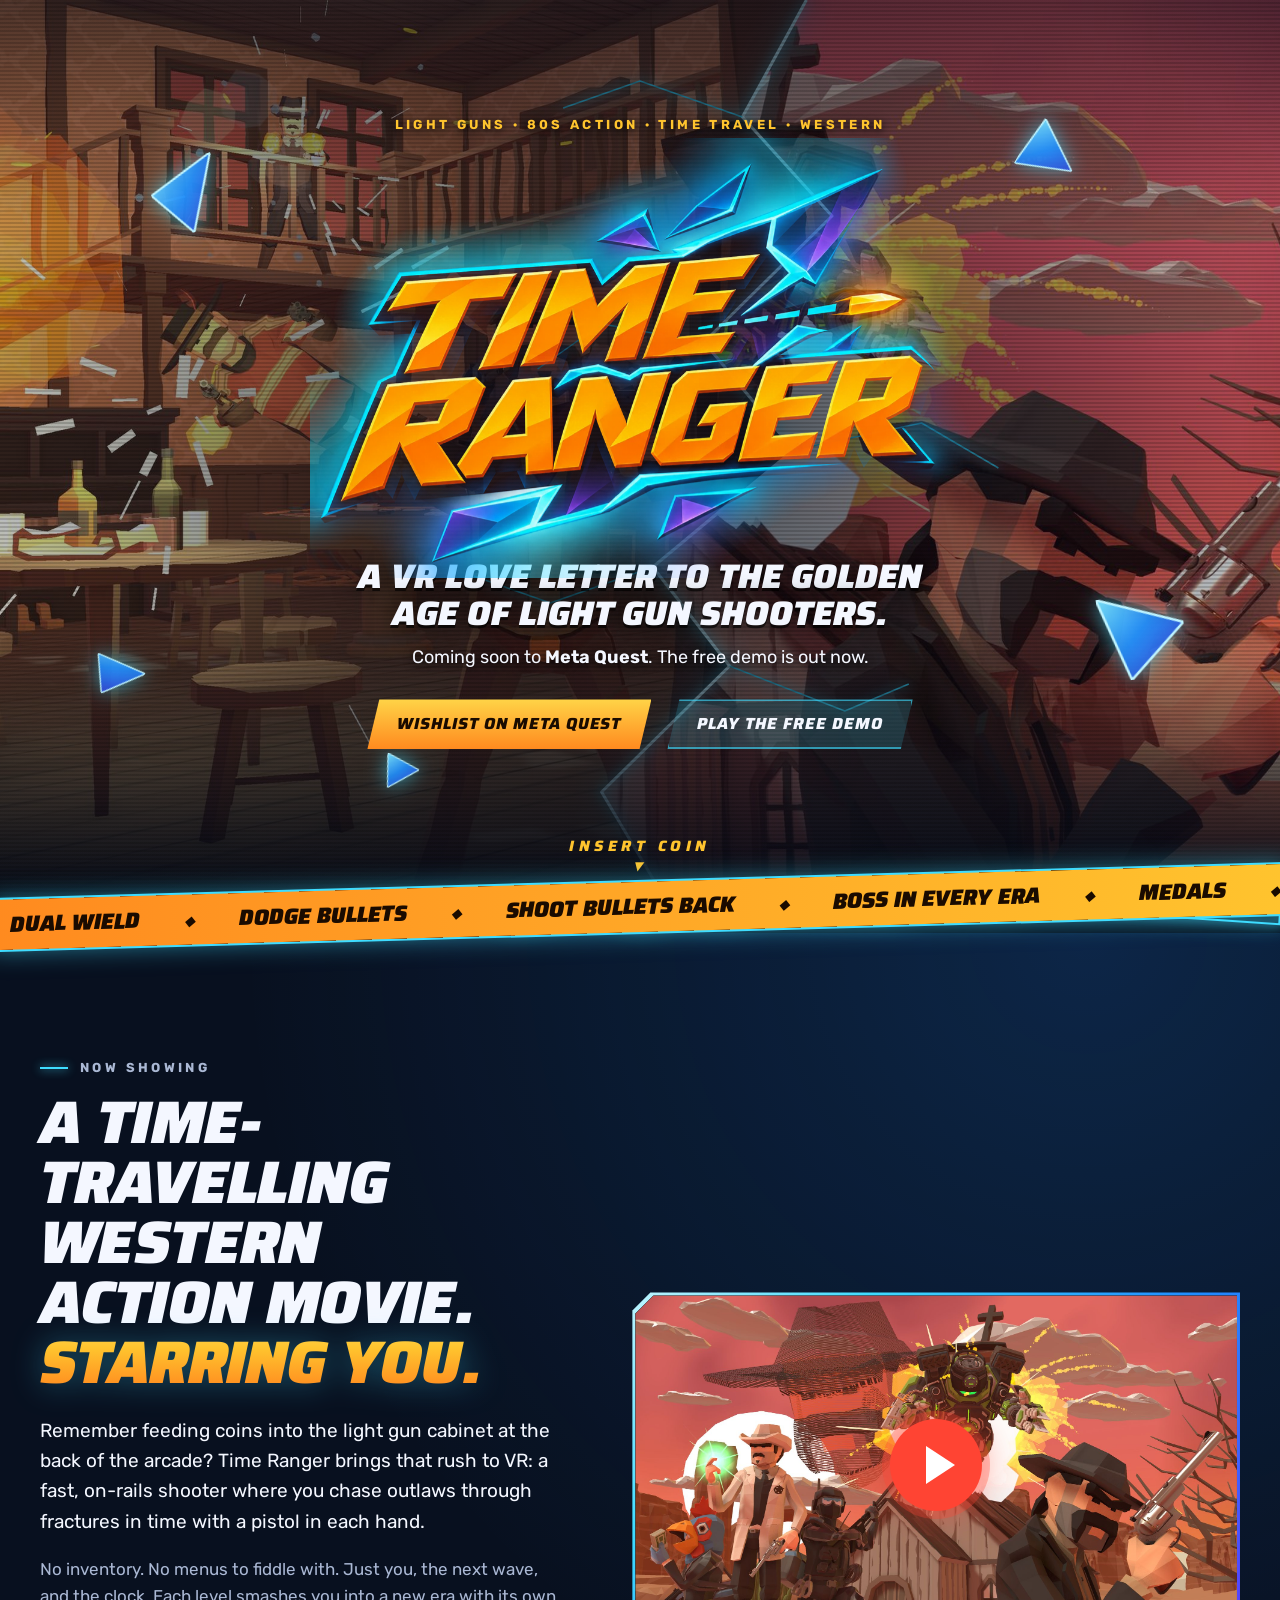
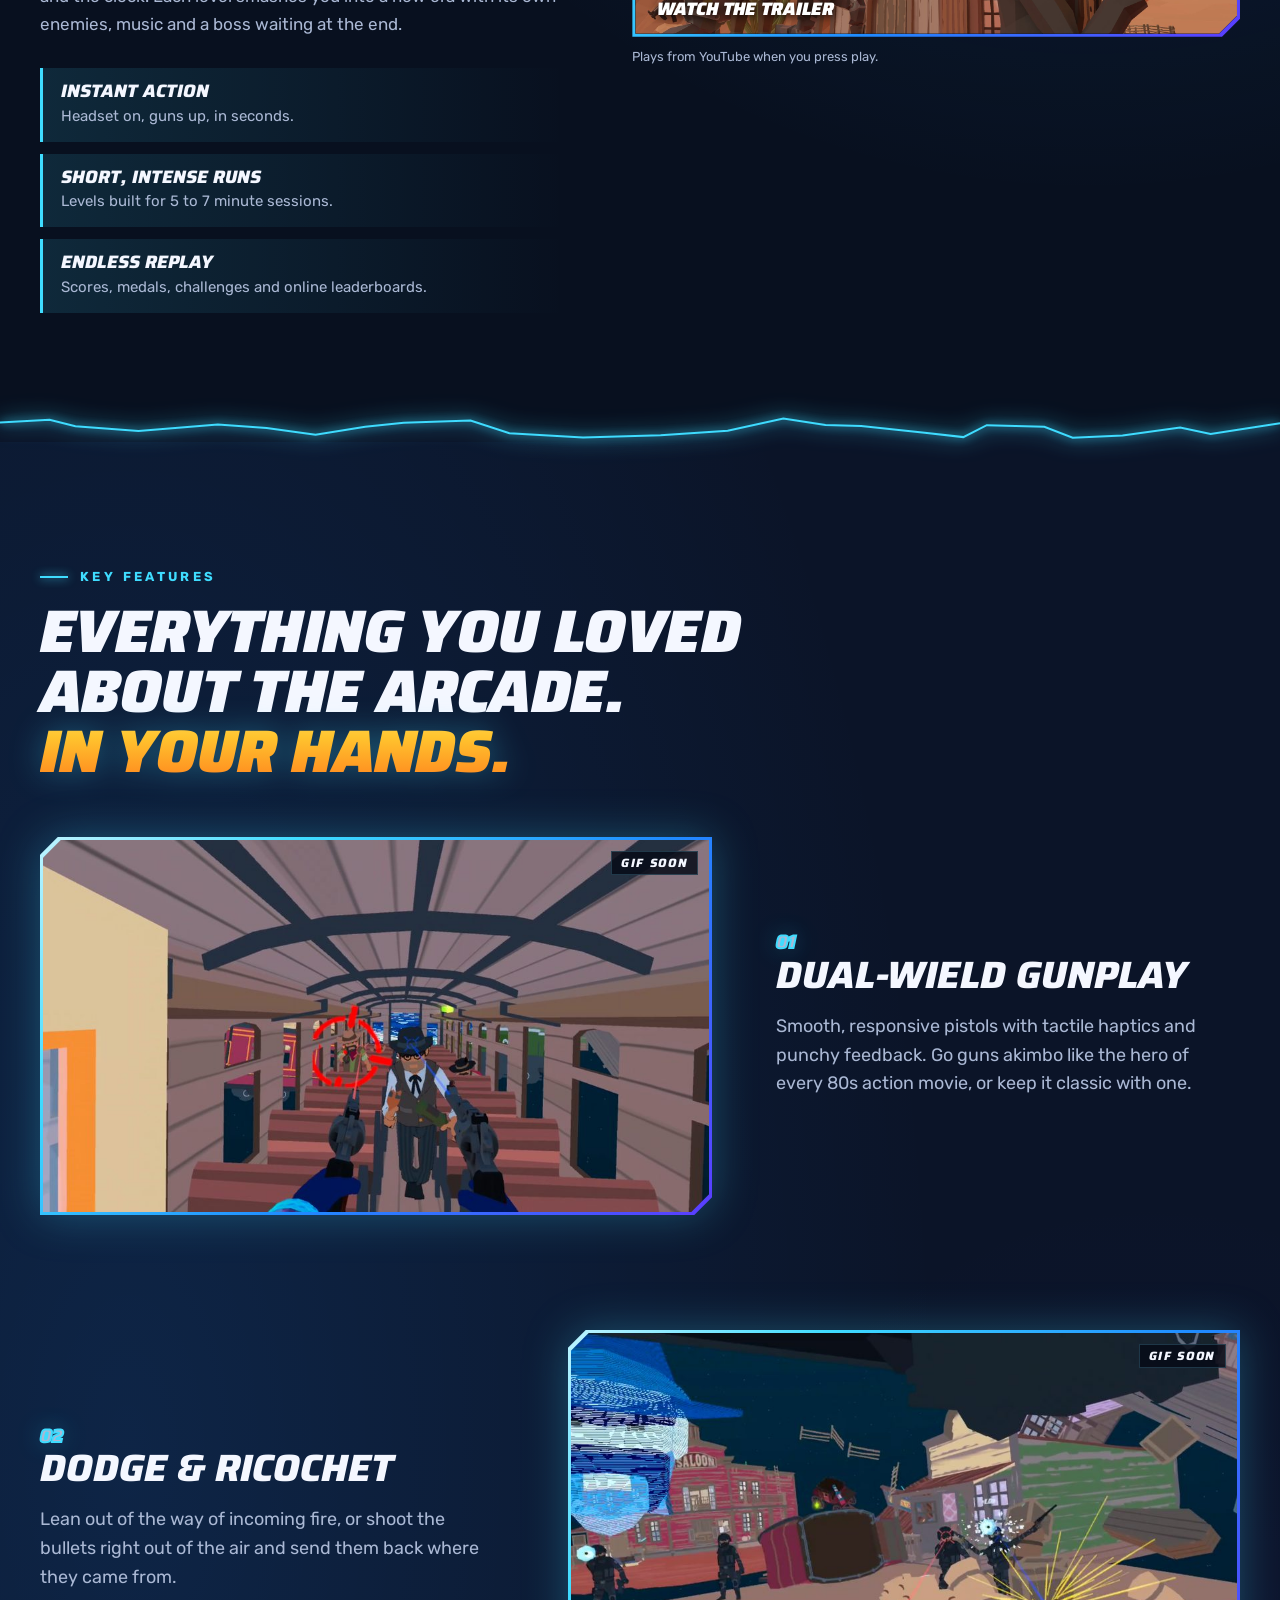
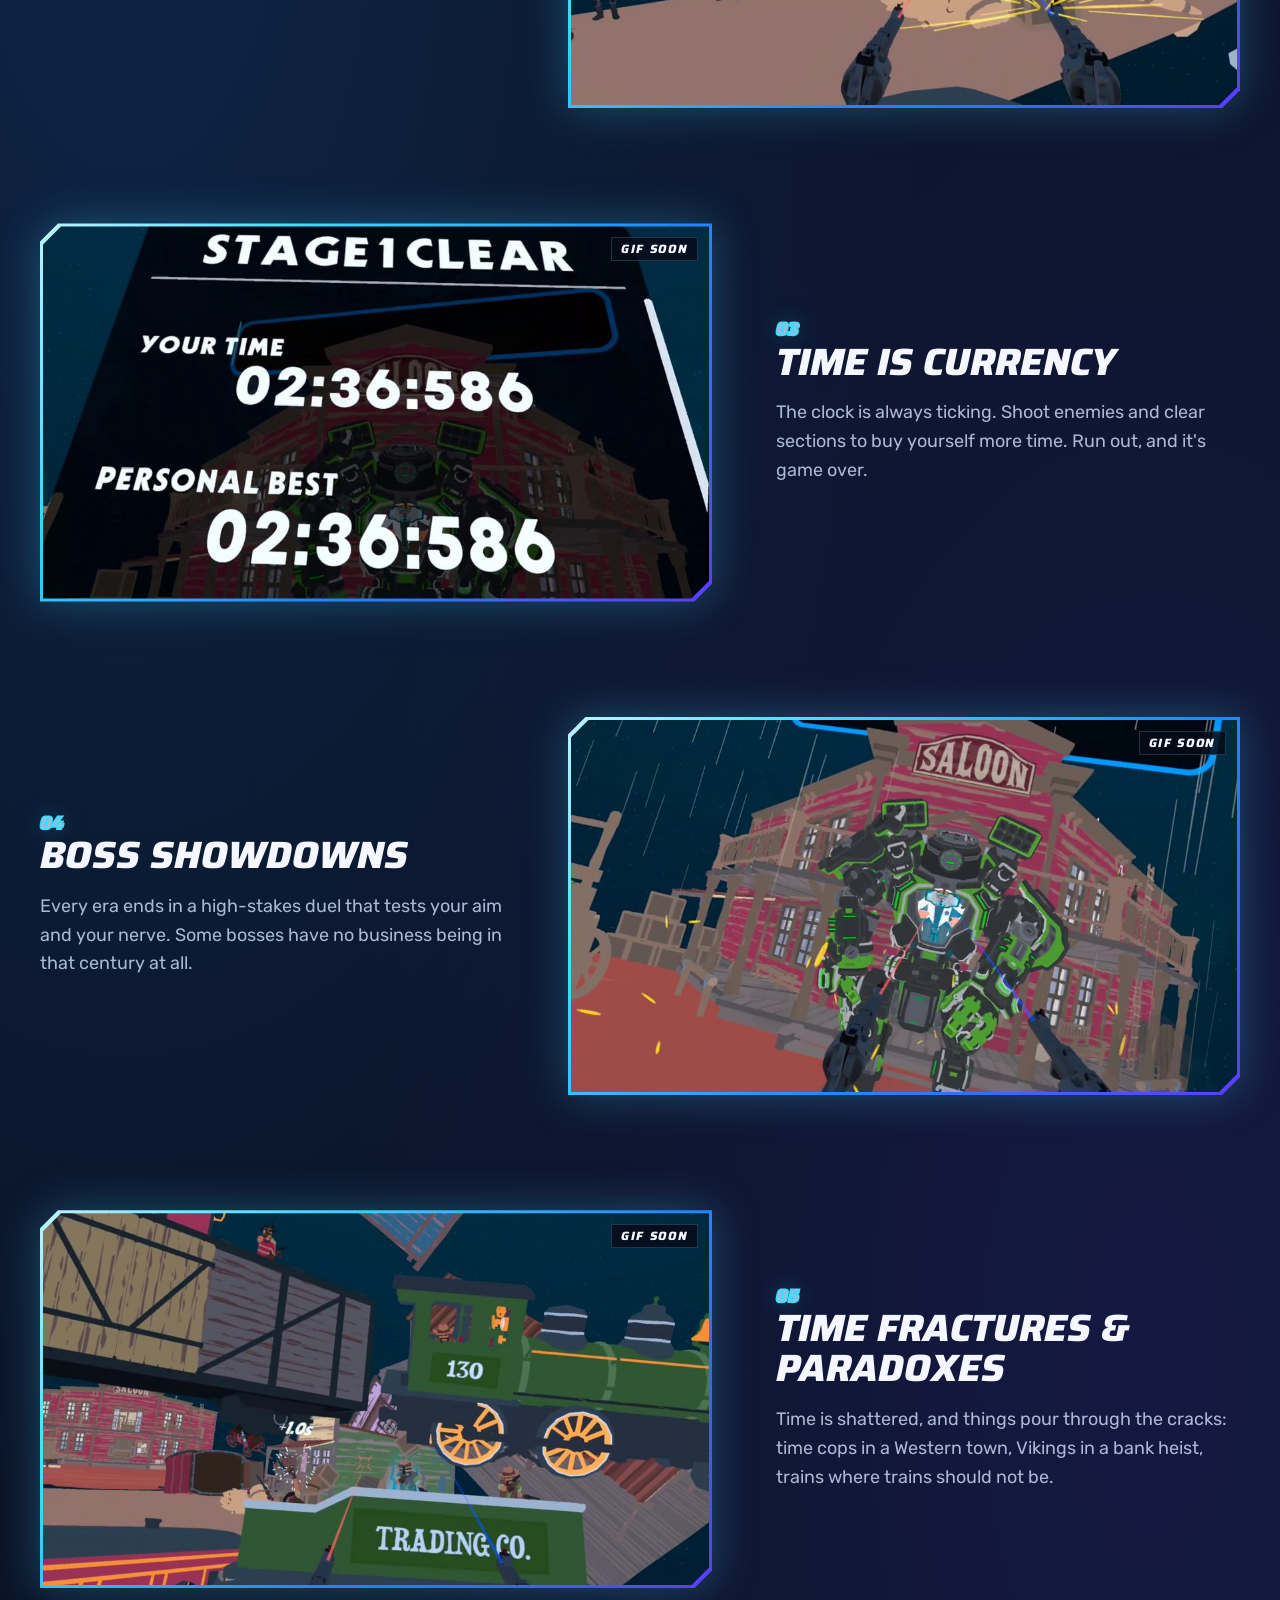
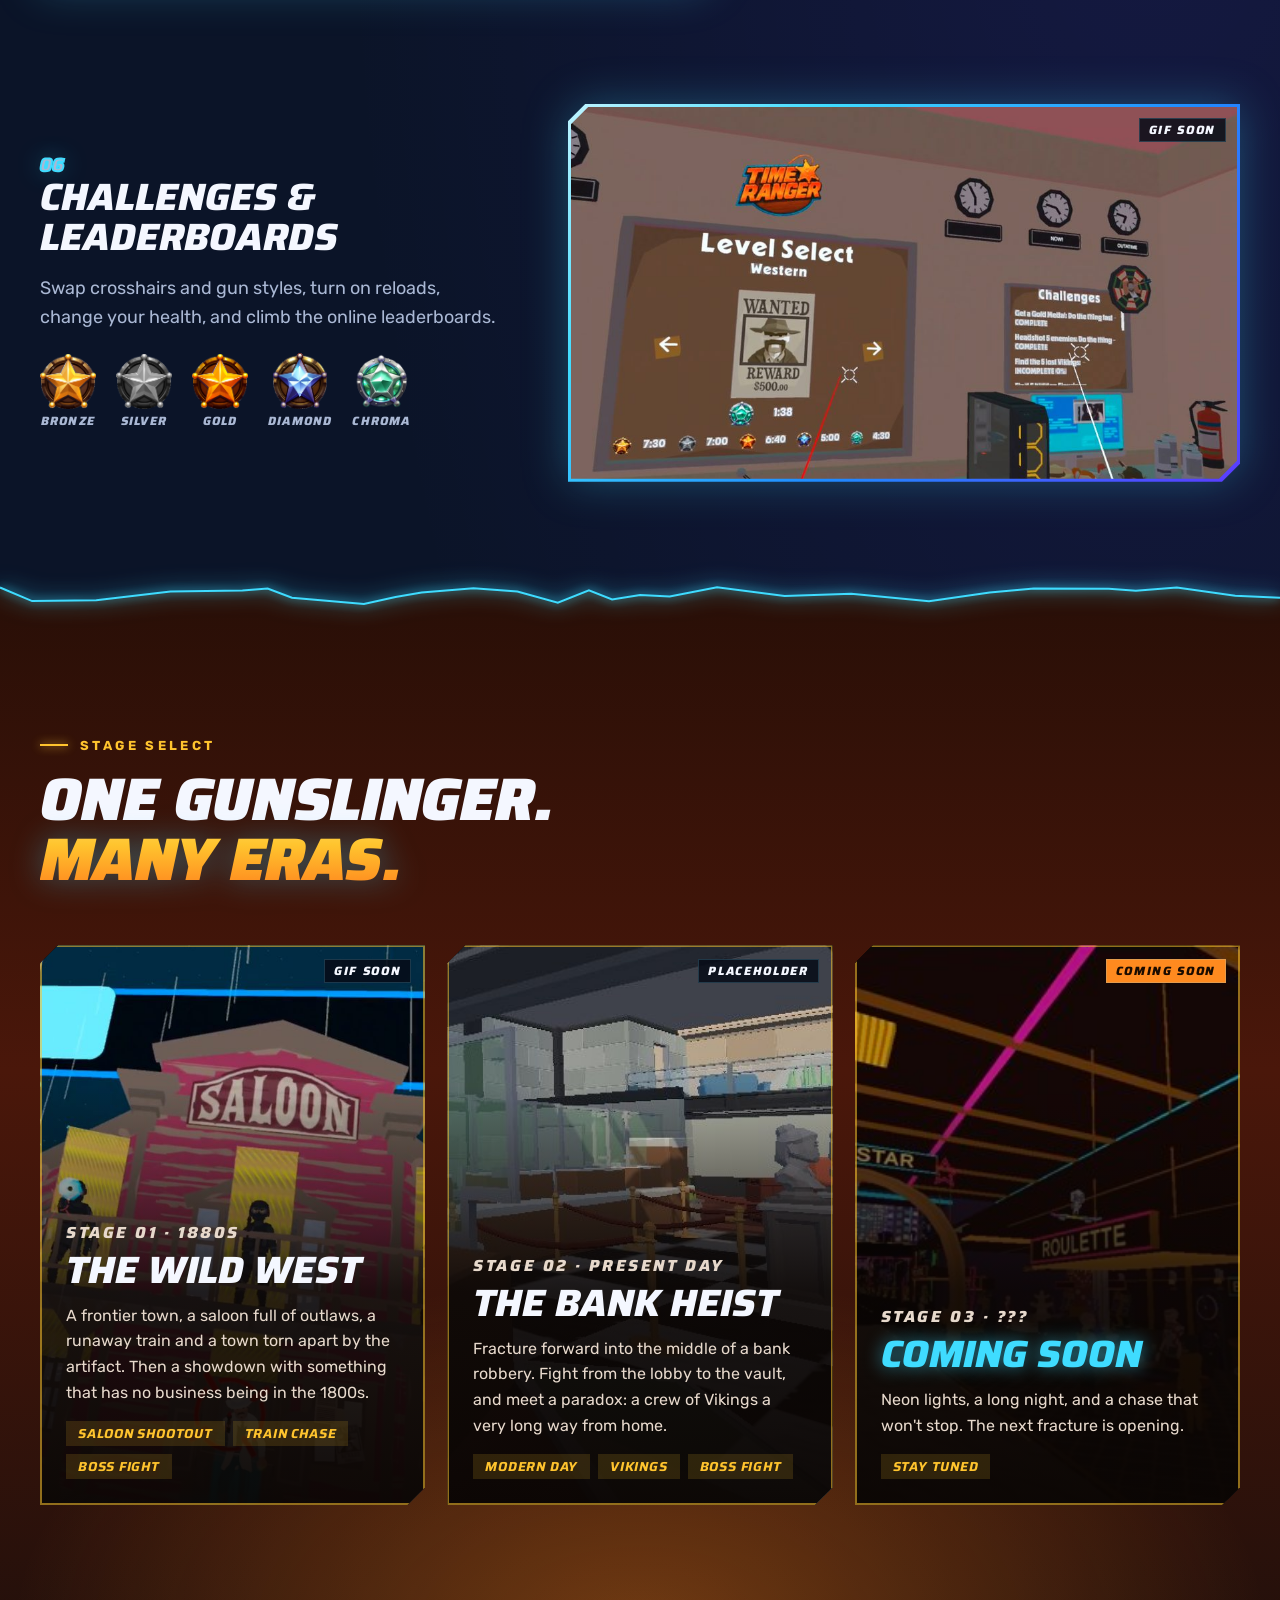
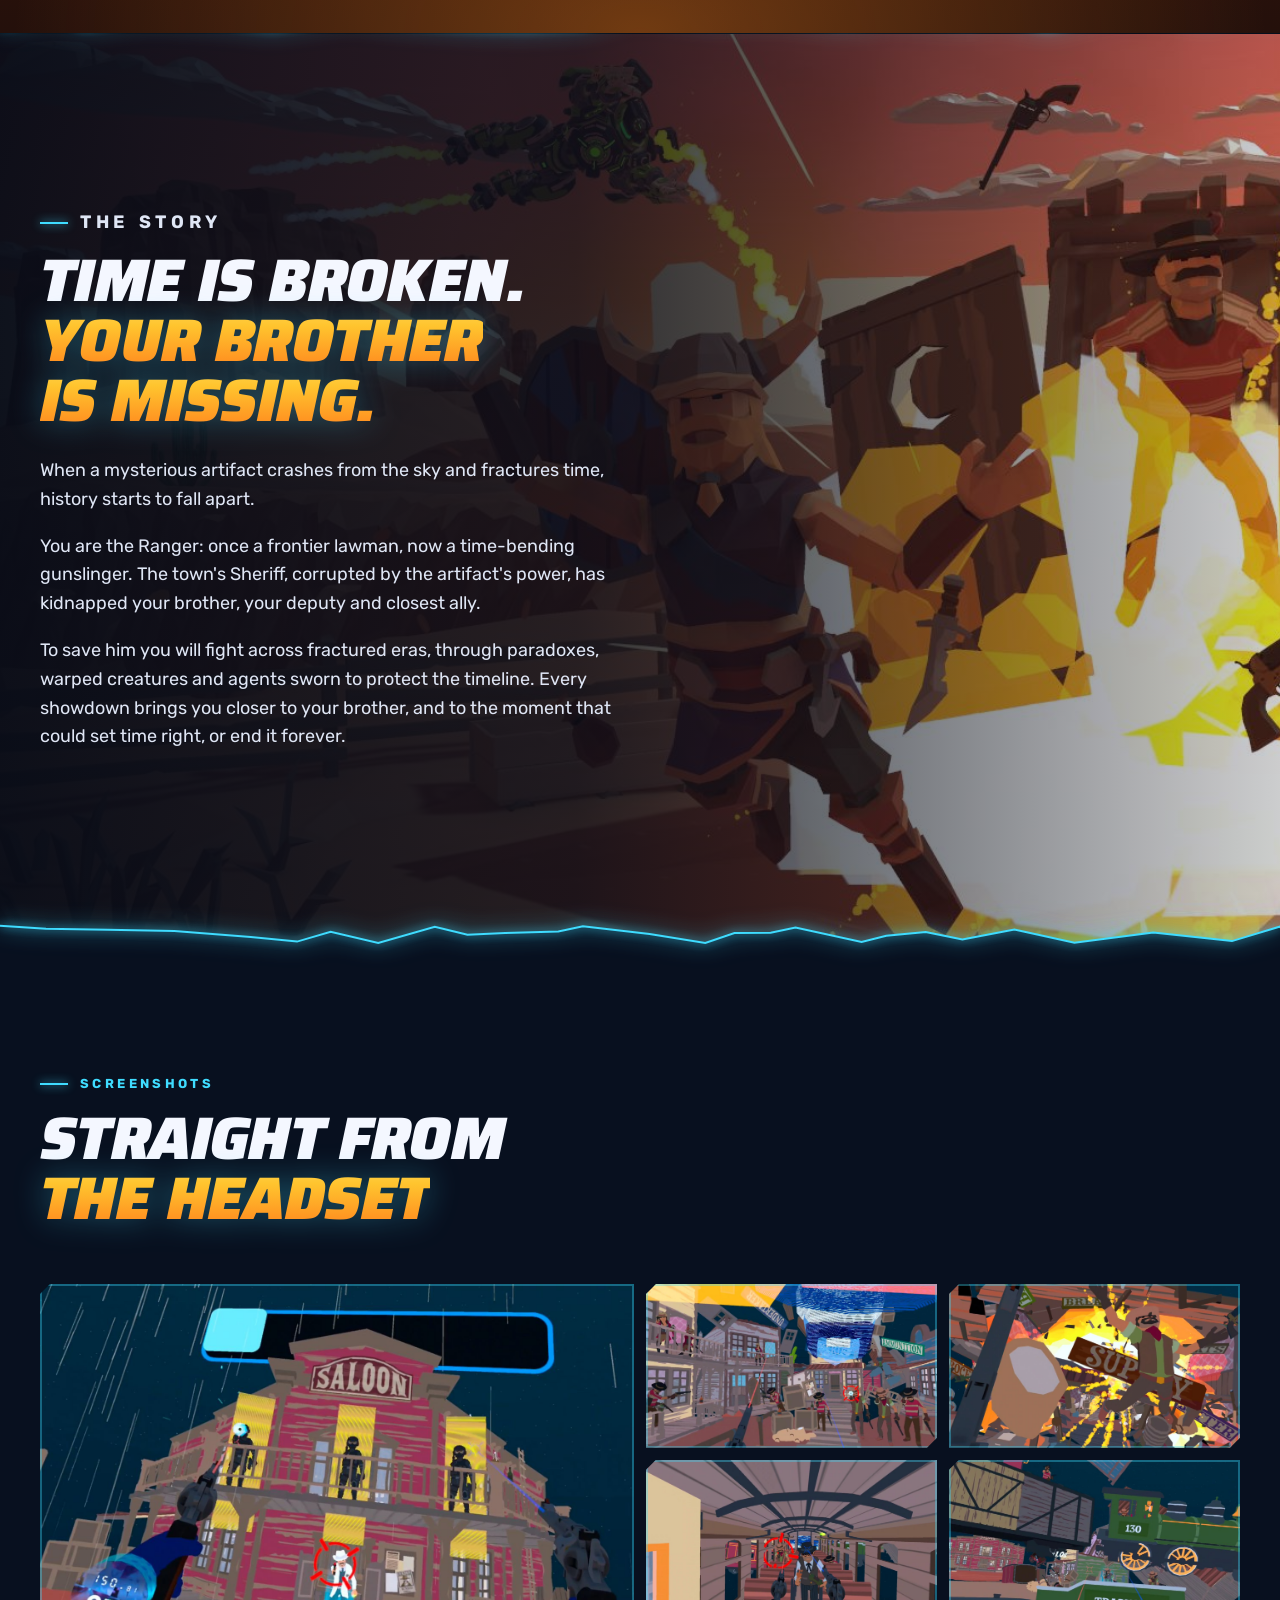
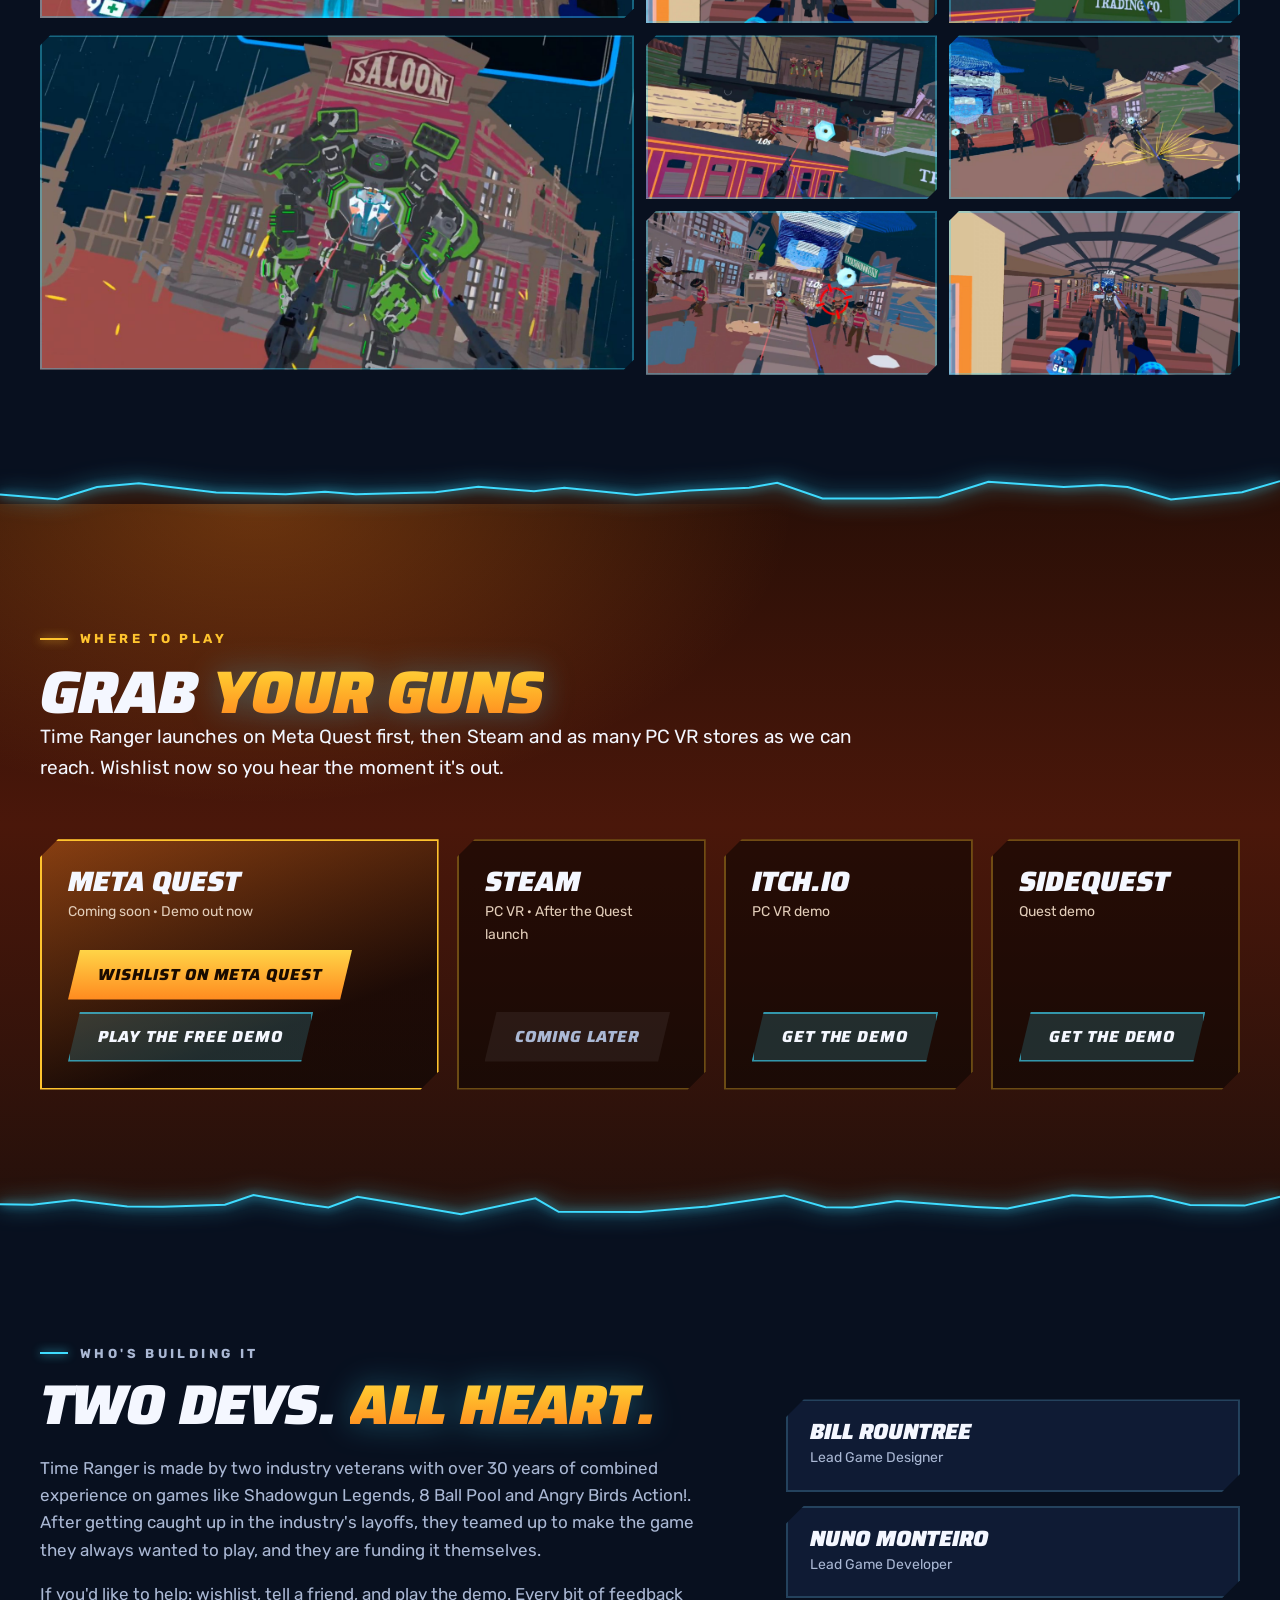
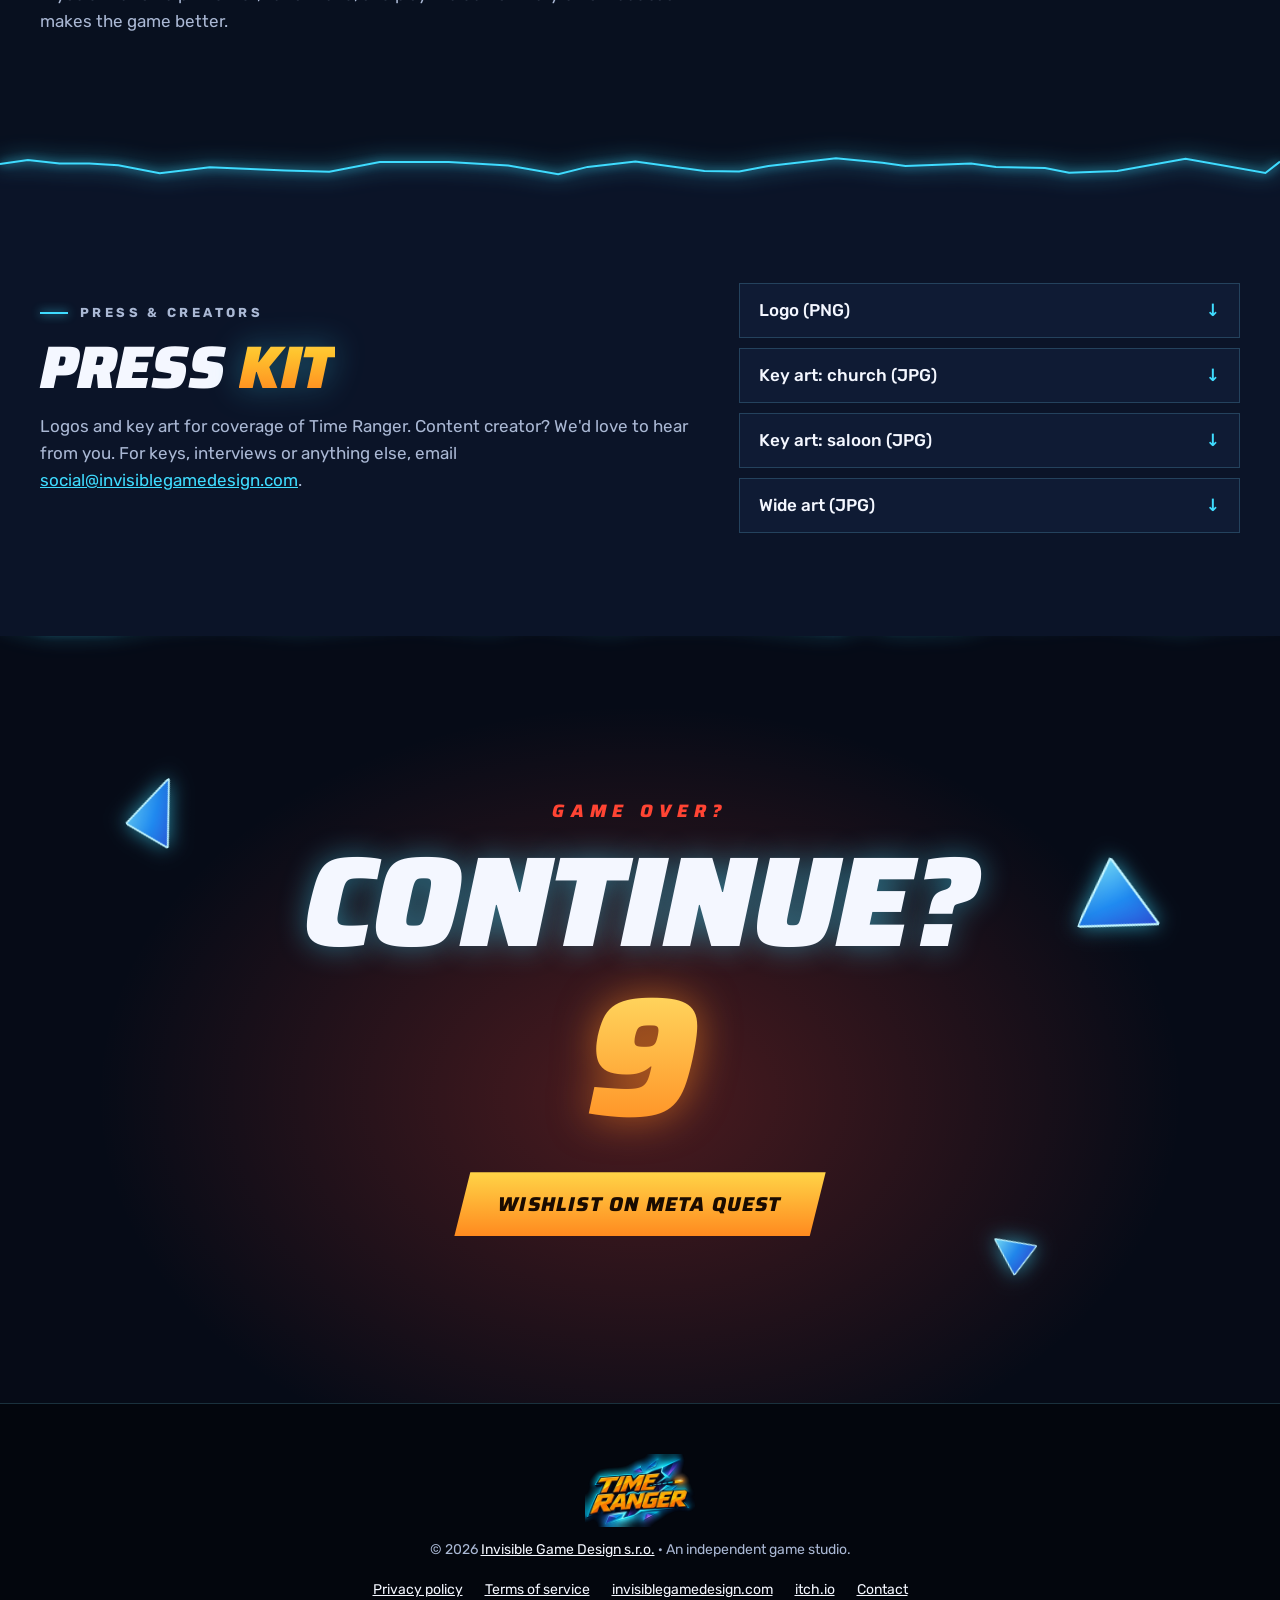
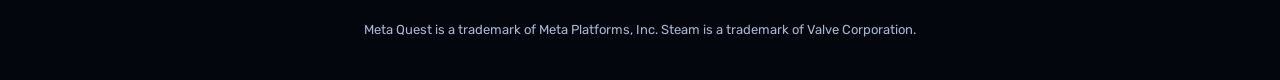
<file: index.html>
<!doctype html>
<html lang="en">
<head>
<meta charset="utf-8">
<meta name="viewport" content="width=device-width, initial-scale=1, viewport-fit=cover">
<title>Time Ranger · VR arcade light gun shooter for Meta Quest</title>
<meta name="description" content="Time Ranger is a time-travelling western action movie in VR: a love letter to the golden age of light gun shooters. Dual-wield, dodge bullets and blast through fractures in time on Meta Quest.">
<meta property="og:title" content="Time Ranger · VR arcade light gun shooter">
<meta property="og:description" content="A VR love letter to the golden age of light gun shooters. Wishlist on Meta Quest and play the free demo.">
<meta property="og:image" content="https://timerangergame.com/assets/img/og-wide.jpg">
<meta property="og:type" content="website">
<meta name="twitter:card" content="summary_large_image">
<meta name="theme-color" content="#060b17">
<link rel="icon" type="image/png" href="assets/img/favicon.png">
<link rel="preconnect" href="https://fonts.googleapis.com">
<link rel="preconnect" href="https://fonts.gstatic.com" crossorigin>
<link href="https://fonts.googleapis.com/css2?family=Saira:ital,wght@0,500;0,700;1,800;1,900&family=Rubik:wght@400;500;700&display=swap" rel="stylesheet">
<link rel="stylesheet" href="styles.css">
</head>
<body>

<a class="skip" href="#main">Skip to content</a>

<!-- shared SVG defs: shard gradient + glow -->
<svg width="0" height="0" style="position:absolute" aria-hidden="true">
  <defs>
    <linearGradient id="shardFill" x1="0" y1="0" x2="1" y2="1">
      <stop offset="0" stop-color="#7fe9ff" stop-opacity=".95"/>
      <stop offset=".45" stop-color="#1f8bff" stop-opacity=".85"/>
      <stop offset="1" stop-color="#3a2bd1" stop-opacity=".9"/>
    </linearGradient>
  </defs>
</svg>

<header class="nav" id="top">
  <a class="nav__logo" href="#top" aria-label="Time Ranger home"><img src="assets/img/logo-fracture-sm.webp" alt="Time Ranger" width="240" height="160"></a>
  <nav class="nav__links" id="nav-links" aria-label="Sections">
    <a href="#trailer">Trailer</a>
    <a href="#features">Features</a>
    <a href="#levels">Levels</a>
    <a href="#story">Story</a>
    <a href="#play">Play</a>
  </nav>
  <a class="btn btn--small btn--hot nav__cta" href="https://www.meta.com/experiences/time-ranger/24452721484379707/" target="_blank" rel="noopener">Wishlist</a>
  <button class="nav__toggle" type="button" aria-expanded="false" aria-controls="nav-links"><span></span><span></span><span></span><span class="sr">Menu</span></button>
</header>

<main id="main">

<!-- HERO: two eras split by a time fracture -->
<section class="hero" aria-label="Time Ranger">
  <div class="hero__era hero__era--a" style="background-image:url('assets/img/hero-saloon.jpg')"></div>
  <div class="hero__era hero__era--b" style="background-image:url('assets/img/keyart-church.jpg')"></div>
  <svg class="hero__crack" viewBox="0 0 100 100" preserveAspectRatio="none" aria-hidden="true">
    <polyline points="63,0 58,13 65,24 55,38 62,50 51,63 57,74 47,88 52,100" />
    <polyline class="thin" points="58,13 50,9 44,12" />
    <polyline class="thin" points="55,38 47,36 42,41" />
    <polyline class="thin" points="62,50 72,47 78,52" />
    <polyline class="thin" points="51,63 43,67 37,64" />
    <polyline class="thin" points="57,74 66,79 71,76" />
  </svg>
  <div class="hero__shade"></div>
  <div class="shards shards--hero" aria-hidden="true">
    <svg class="shard" style="--x:12%;--y:18%;--s:70px;--r:-20deg;--d:0s" viewBox="0 0 100 100"><polygon points="0,30 100,0 40,100"/></svg>
    <svg class="shard" style="--x:80%;--y:14%;--s:54px;--r:30deg;--d:.6s" viewBox="0 0 100 100"><polygon points="10,0 100,60 0,100"/></svg>
    <svg class="shard" style="--x:86%;--y:66%;--s:84px;--r:-8deg;--d:1.2s" viewBox="0 0 100 100"><polygon points="0,0 100,40 30,100"/></svg>
    <svg class="shard" style="--x:7%;--y:72%;--s:46px;--r:50deg;--d:.3s" viewBox="0 0 100 100"><polygon points="0,50 100,0 70,100"/></svg>
    <svg class="shard" style="--x:30%;--y:84%;--s:34px;--r:12deg;--d:.9s" viewBox="0 0 100 100"><polygon points="0,0 100,30 20,100"/></svg>
  </div>
  <div class="hero__inner">
    <p class="kicker">Light guns · 80s action · time travel · western</p>
    <h1 class="hero__logo"><img src="assets/img/logo-fracture.webp" alt="Time Ranger" width="1100" height="733"></h1>
    <p class="hero__tag">A VR love letter to the golden age of light gun shooters.</p>
    <p class="hero__sub">Coming soon to <strong>Meta Quest</strong>. The free demo is out now.</p>
    <div class="hero__ctas">
      <a class="btn btn--hot" href="https://www.meta.com/experiences/time-ranger/24452721484379707/" target="_blank" rel="noopener">Wishlist on Meta Quest</a>
      <a class="btn btn--glass" href="https://www.meta.com/experiences/time-ranger-demo/33572087599057043/" target="_blank" rel="noopener">Play the free demo</a>
    </div>
  </div>
  <a class="hero__coin" href="#overview"><span class="blink">Insert coin</span><span class="hero__arrow" aria-hidden="true">▼</span></a>
</section>

<!-- TICKER -->
<div class="ticker" aria-hidden="true">
  <div class="ticker__track">
    <span>Dual wield</span><span>Dodge bullets</span><span>Shoot bullets back</span><span>Boss in every era</span><span>Medals</span><span>Leaderboards</span><span>Time fractures</span><span>No reloads</span>
    <span>Dual wield</span><span>Dodge bullets</span><span>Shoot bullets back</span><span>Boss in every era</span><span>Medals</span><span>Leaderboards</span><span>Time fractures</span><span>No reloads</span>
  </div>
</div>

<!-- OVERVIEW + TRAILER -->
<section class="section overview" id="overview" data-edge="#08101f">
  <div class="wrap overview__grid">
    <div class="overview__copy reveal">
      <p class="eyebrow">Now showing</p>
      <h2>A time-travelling western action movie. <em>Starring you.</em></h2>
      <p class="lead">Remember feeding coins into the light gun cabinet at the back of the arcade? Time Ranger brings that rush to VR: a fast, on-rails shooter where you chase outlaws through fractures in time with a pistol in each hand.</p>
      <p>No inventory. No menus to fiddle with. Just you, the next wave, and the clock. Each level smashes you into a new era with its own enemies, music and a boss waiting at the end.</p>
      <ul class="pillars">
        <li><strong>Instant action</strong><span>Headset on, guns up, in seconds.</span></li>
        <li><strong>Short, intense runs</strong><span>Levels built for 5 to 7 minute sessions.</span></li>
        <li><strong>Endless replay</strong><span>Scores, medals, challenges and online leaderboards.</span></li>
      </ul>
    </div>
    <div class="overview__video reveal" id="trailer">
      <div class="frame">
        <button class="yt" type="button" data-yt="glyHTb7BkSE" aria-label="Play the Time Ranger trailer">
          <img src="assets/img/keyart-church.jpg" alt="Time Ranger key art: the Ranger and his brother face a mech outside a frontier church" loading="lazy">
          <span class="yt__play" aria-hidden="true"></span>
          <span class="yt__label">Watch the trailer</span>
        </button>
      </div>
      <p class="fineprint">Plays from YouTube when you press play.</p>
    </div>
  </div>
</section>

<!-- FEATURES: one roomy row per feature, built for GIFs -->
<section class="section features" id="features" data-edge="#0b1428">
  <div class="wrap">
    <div class="section__head reveal">
      <p class="eyebrow">Key features</p>
      <h2>Everything you loved about the arcade. <em>In your hands.</em></h2>
    </div>
    <!-- Media slots: swap each .jpg for a .gif / .webm of the same name (see README). -->
    <article class="feature reveal">
      <div class="feature__media"><div class="glass"><img src="assets/media/feature-dual-wield.jpg" alt="Dual pistols aimed down a moving train carriage" loading="lazy"><span class="tag">GIF soon</span></div></div>
      <div class="feature__copy">
        <p class="feature__num">01</p>
        <h3>Dual-wield gunplay</h3>
        <p>Smooth, responsive pistols with tactile haptics and punchy feedback. Go guns akimbo like the hero of every 80s action movie, or keep it classic with one.</p>
      </div>
    </article>
    <article class="feature feature--flip reveal">
      <div class="feature__media"><div class="glass"><img src="assets/media/feature-dodge.jpg" alt="Bullets sparking off rocks during a frontier shootout" loading="lazy"><span class="tag">GIF soon</span></div></div>
      <div class="feature__copy">
        <p class="feature__num">02</p>
        <h3>Dodge &amp; ricochet</h3>
        <p>Lean out of the way of incoming fire, or shoot the bullets right out of the air and send them back where they came from.</p>
      </div>
    </article>
    <article class="feature reveal">
      <div class="feature__media"><div class="glass"><img src="assets/media/feature-time.jpg" alt="Stage clear screen showing your time and personal best" loading="lazy"><span class="tag">GIF soon</span></div></div>
      <div class="feature__copy">
        <p class="feature__num">03</p>
        <h3>Time is currency</h3>
        <p>The clock is always ticking. Shoot enemies and clear sections to buy yourself more time. Run out, and it's game over.</p>
      </div>
    </article>
    <article class="feature feature--flip reveal">
      <div class="feature__media"><div class="glass"><img src="assets/media/feature-boss.jpg" alt="A glowing mech stomps out of the saloon" loading="lazy"><span class="tag">GIF soon</span></div></div>
      <div class="feature__copy">
        <p class="feature__num">04</p>
        <h3>Boss showdowns</h3>
        <p>Every era ends in a high-stakes duel that tests your aim and your nerve. Some bosses have no business being in that century at all.</p>
      </div>
    </article>
    <article class="feature reveal">
      <div class="feature__media"><div class="glass"><img src="assets/media/feature-paradox.jpg" alt="A train charges through a fractured, floating frontier town" loading="lazy"><span class="tag">GIF soon</span></div></div>
      <div class="feature__copy">
        <p class="feature__num">05</p>
        <h3>Time fractures &amp; paradoxes</h3>
        <p>Time is shattered, and things pour through the cracks: time cops in a Western town, Vikings in a bank heist, trains where trains should not be.</p>
      </div>
    </article>
    <article class="feature feature--flip reveal">
      <div class="feature__media"><div class="glass"><img src="assets/media/feature-challenges.jpg" alt="In-game options for crosshairs and gun styles" loading="lazy"><span class="tag">GIF soon</span></div></div>
      <div class="feature__copy">
        <p class="feature__num">06</p>
        <h3>Challenges &amp; leaderboards</h3>
        <p>Swap crosshairs and gun styles, turn on reloads, change your health, and climb the online leaderboards.</p>
        <ul class="medals" aria-label="Medal ranks">
          <li><img src="assets/img/medal_bronze.png" alt="" width="56" height="56" loading="lazy"><span>Bronze</span></li>
          <li><img src="assets/img/medal_silver.png" alt="" width="56" height="56" loading="lazy"><span>Silver</span></li>
          <li><img src="assets/img/medal_gold.png" alt="" width="56" height="56" loading="lazy"><span>Gold</span></li>
          <li><img src="assets/img/medal_diamond.png" alt="" width="56" height="56" loading="lazy"><span>Diamond</span></li>
          <li><img src="assets/img/medal_chroma.png" alt="" width="56" height="56" loading="lazy"><span>Chroma</span></li>
        </ul>
      </div>
    </article>
  </div>
</section>

<!-- LEVELS: stage select -->
<section class="section levels" id="levels" data-edge="#2a0f07">
  <div class="wrap">
    <div class="section__head reveal">
      <p class="eyebrow">Stage select</p>
      <h2>One gunslinger. <em>Many eras.</em></h2>
    </div>
    <div class="stages">
      <article class="stage reveal">
        <img src="assets/media/level-01.jpg" alt="Outlaws pour out of a saloon in the rain" loading="lazy">
        <span class="tag">GIF soon</span>
        <div class="stage__copy">
          <p class="stage__num">Stage 01 · 1880s</p>
          <h3>The Wild West</h3>
          <p>A frontier town, a saloon full of outlaws, a runaway train and a town torn apart by the artifact. Then a showdown with something that has no business being in the 1800s.</p>
          <ul class="chips"><li>Saloon shootout</li><li>Train chase</li><li>Boss fight</li></ul>
        </div>
      </article>
      <article class="stage reveal">
        <img src="assets/media/level-02.jpg" alt="The marble lobby of a modern bank" loading="lazy">
        <span class="tag">Placeholder</span>
        <div class="stage__copy">
          <p class="stage__num">Stage 02 · Present day</p>
          <h3>The Bank Heist</h3>
          <p>Fracture forward into the middle of a bank robbery. Fight from the lobby to the vault, and meet a paradox: a crew of Vikings a very long way from home.</p>
          <ul class="chips"><li>Modern day</li><li>Vikings</li><li>Boss fight</li></ul>
        </div>
      </article>
      <article class="stage stage--soon reveal">
        <img src="assets/media/level-03.jpg" alt="A neon casino floor at night" loading="lazy">
        <span class="tag tag--hot">Coming soon</span>
        <div class="stage__copy">
          <p class="stage__num">Stage 03 · ???</p>
          <h3>Coming soon</h3>
          <p>Neon lights, a long night, and a chase that won't stop. The next fracture is opening.</p>
          <ul class="chips"><li>Stay tuned</li></ul>
        </div>
      </article>
    </div>
  </div>
</section>

<!-- STORY -->
<section class="story" id="story" data-edge="#060b17">
  <div class="story__bg" style="background-image:url('assets/img/story-bg.jpg')"></div>
  <div class="story__shade"></div>
  <div class="wrap story__inner reveal">
    <p class="eyebrow">The story</p>
    <h2>Time is broken. <em>Your brother is missing.</em></h2>
    <p>When a mysterious artifact crashes from the sky and fractures time, history starts to fall apart.</p>
    <p>You are the Ranger: once a frontier lawman, now a time-bending gunslinger. The town's Sheriff, corrupted by the artifact's power, has kidnapped your brother, your deputy and closest ally.</p>
    <p>To save him you will fight across fractured eras, through paradoxes, warped creatures and agents sworn to protect the timeline. Every showdown brings you closer to your brother, and to the moment that could set time right, or end it forever.</p>
  </div>
</section>

<!-- GALLERY -->
<section class="section gallery" id="gallery" data-edge="#08101f">
  <div class="wrap">
    <div class="section__head reveal">
      <p class="eyebrow">Screenshots</p>
      <h2>Straight from <em>the headset</em></h2>
    </div>
    <div class="shots">
      <a href="assets/img/shots/sc-36.jpg" class="shot shot--wide"><img src="assets/img/shots/sc-36.jpg" alt="Outlaws fill the saloon windows in the rain" loading="lazy"></a>
      <a href="assets/img/shots/sc-09.jpg" class="shot"><img src="assets/img/shots/sc-09.jpg" alt="Targets lock on in the frontier town" loading="lazy"></a>
      <a href="assets/img/shots/sc-06.jpg" class="shot"><img src="assets/img/shots/sc-06.jpg" alt="An explosion rips through a supply store" loading="lazy"></a>
      <a href="assets/img/shots/sc-19.jpg" class="shot"><img src="assets/img/shots/sc-19.jpg" alt="Fighting down the aisle of a train carriage" loading="lazy"></a>
      <a href="assets/img/shots/sc-23.jpg" class="shot"><img src="assets/img/shots/sc-23.jpg" alt="A locomotive crashes through a floating town" loading="lazy"></a>
      <a href="assets/img/shots/sc-39.jpg" class="shot shot--wide"><img src="assets/img/shots/sc-39.jpg" alt="The mech boss bursts out of the saloon" loading="lazy"></a>
      <a href="assets/img/shots/sc-29.jpg" class="shot"><img src="assets/img/shots/sc-29.jpg" alt="Shootout on top of a moving train" loading="lazy"></a>
      <a href="assets/img/shots/sc-32.jpg" class="shot"><img src="assets/img/shots/sc-32.jpg" alt="Dodging bullets in the desert" loading="lazy"></a>
      <a href="assets/img/shots/sc-11.jpg" class="shot"><img src="assets/img/shots/sc-11.jpg" alt="Locking on to outlaws in the street" loading="lazy"></a>
      <a href="assets/img/shots/sc-21.jpg" class="shot"><img src="assets/img/shots/sc-21.jpg" alt="Dual pistols aimed at a floating train carriage" loading="lazy"></a>
    </div>
  </div>
</section>

<!-- PLAY / PLATFORMS -->
<section class="section play" id="play" data-edge="#2a0f07">
  <div class="wrap">
    <div class="section__head reveal">
      <p class="eyebrow">Where to play</p>
      <h2>Grab <em>your guns</em></h2>
      <p class="lead">Time Ranger launches on Meta Quest first, then Steam and as many PC VR stores as we can reach. Wishlist now so you hear the moment it's out.</p>
    </div>
    <div class="platforms">
      <div class="platform platform--main reveal">
        <p class="platform__name">Meta Quest</p>
        <p class="platform__status">Coming soon · Demo out now</p>
        <div class="platform__ctas">
          <a class="btn btn--hot" href="https://www.meta.com/experiences/time-ranger/24452721484379707/" target="_blank" rel="noopener">Wishlist on Meta Quest</a>
          <a class="btn btn--glass" href="https://www.meta.com/experiences/time-ranger-demo/33572087599057043/" target="_blank" rel="noopener">Play the free demo</a>
        </div>
      </div>
      <div class="platform reveal">
        <p class="platform__name">Steam</p>
        <p class="platform__status">PC VR · After the Quest launch</p>
        <span class="btn btn--disabled" aria-disabled="true">Coming later</span>
      </div>
      <div class="platform reveal">
        <p class="platform__name">itch.io</p>
        <p class="platform__status">PC VR demo</p>
        <a class="btn btn--glass" href="https://invisiblegamedesign.itch.io/timeranger" target="_blank" rel="noopener">Get the demo</a>
      </div>
      <div class="platform reveal">
        <p class="platform__name">SideQuest</p>
        <p class="platform__status">Quest demo</p>
        <a class="btn btn--glass" href="https://sidequestvr.com/app/44600/time-ranger" target="_blank" rel="noopener">Get the demo</a>
      </div>
    </div>
  </div>
</section>

<!-- TEAM -->
<section class="section team" id="team" data-edge="#08101f">
  <div class="wrap team__grid">
    <div class="reveal">
      <p class="eyebrow">Who's building it</p>
      <h2 class="oneline">Two devs. <em>All heart.</em></h2>
      <p>Time Ranger is made by two industry veterans with over 30 years of combined experience on games like Shadowgun Legends, 8 Ball Pool and Angry Birds Action!. After getting caught up in the industry's layoffs, they teamed up to make the game they always wanted to play, and they are funding it themselves.</p>
      <p>If you'd like to help: wishlist, tell a friend, and play the demo. Every bit of feedback makes the game better.</p>
    </div>
    <ul class="devs reveal">
      <li><a href="https://www.linkedin.com/in/bill-rountree-aa463322/" target="_blank" rel="noopener"><strong>Bill Rountree</strong><span>Lead Game Designer</span></a></li>
      <li><a href="https://www.linkedin.com/in/o-nuno-monteiro/" target="_blank" rel="noopener"><strong>Nuno Monteiro</strong><span>Lead Game Developer</span></a></li>
    </ul>
  </div>
</section>

<!-- PRESS -->
<section class="section press" id="press" data-edge="#0b1428">
  <div class="wrap press__inner reveal">
    <div>
      <p class="eyebrow">Press &amp; creators</p>
      <h2>Press <em>kit</em></h2>
      <p>Logos and key art for coverage of Time Ranger. Content creator? We'd love to hear from you. For keys, interviews or anything else, email <a href="mailto:social@invisiblegamedesign.com">social@invisiblegamedesign.com</a>.</p>
    </div>
    <ul class="downloads">
      <li><a href="assets/img/logo.png" download>Logo (PNG)</a></li>
      <li><a href="assets/img/keyart-church.jpg" download>Key art: church (JPG)</a></li>
      <li><a href="assets/img/hero-saloon.jpg" download>Key art: saloon (JPG)</a></li>
      <li><a href="assets/img/og-wide.jpg" download>Wide art (JPG)</a></li>
    </ul>
  </div>
</section>

<!-- FINAL CTA -->
<section class="final" data-edge="#060b17">
  <div class="shards" aria-hidden="true">
    <svg class="shard" style="--x:10%;--y:20%;--s:60px;--r:-30deg;--d:.2s" viewBox="0 0 100 100"><polygon points="0,30 100,0 40,100"/></svg>
    <svg class="shard" style="--x:85%;--y:30%;--s:76px;--r:20deg;--d:.8s" viewBox="0 0 100 100"><polygon points="10,0 100,60 0,100"/></svg>
    <svg class="shard" style="--x:78%;--y:78%;--s:40px;--r:-12deg;--d:1.4s" viewBox="0 0 100 100"><polygon points="0,0 100,40 30,100"/></svg>
  </div>
  <div class="wrap final__inner reveal">
    <p class="final__over">Game over?</p>
    <h2>Continue?</h2>
    <p class="final__count" aria-hidden="true"><span id="count">9</span></p>
    <a class="btn btn--hot btn--big" href="https://www.meta.com/experiences/time-ranger/24452721484379707/" target="_blank" rel="noopener">Wishlist on Meta Quest</a>
  </div>
</section>

</main>

<footer class="footer">
  <div class="wrap footer__inner">
    <img src="assets/img/logo-fracture-sm.webp" alt="Time Ranger" width="240" height="160" loading="lazy">
    <p>© 2026 <a href="https://www.invisiblegamedesign.com" target="_blank" rel="noopener">Invisible Game Design s.r.o.</a> · An independent game studio.</p>
    <nav class="footer__links" aria-label="Footer">
      <a href="privacy.html">Privacy policy</a>
      <a href="terms.html">Terms of service</a>
      <a href="https://www.invisiblegamedesign.com" target="_blank" rel="noopener">invisiblegamedesign.com</a>
      <a href="https://invisiblegamedesign.itch.io/" target="_blank" rel="noopener">itch.io</a>
      <a href="mailto:social@invisiblegamedesign.com">Contact</a>
    </nav>
    <p class="fineprint">Meta Quest is a trademark of Meta Platforms, Inc. Steam is a trademark of Valve Corporation.</p>
  </div>
</footer>

<div class="lightbox" id="lightbox" hidden>
  <button class="lightbox__close" type="button" aria-label="Close">×</button>
  <img alt="">
</div>

<div class="hud" aria-hidden="true">SCORE <span id="score">000000</span></div>

<script src="main.js" defer></script>
</body>
</html>
</file>
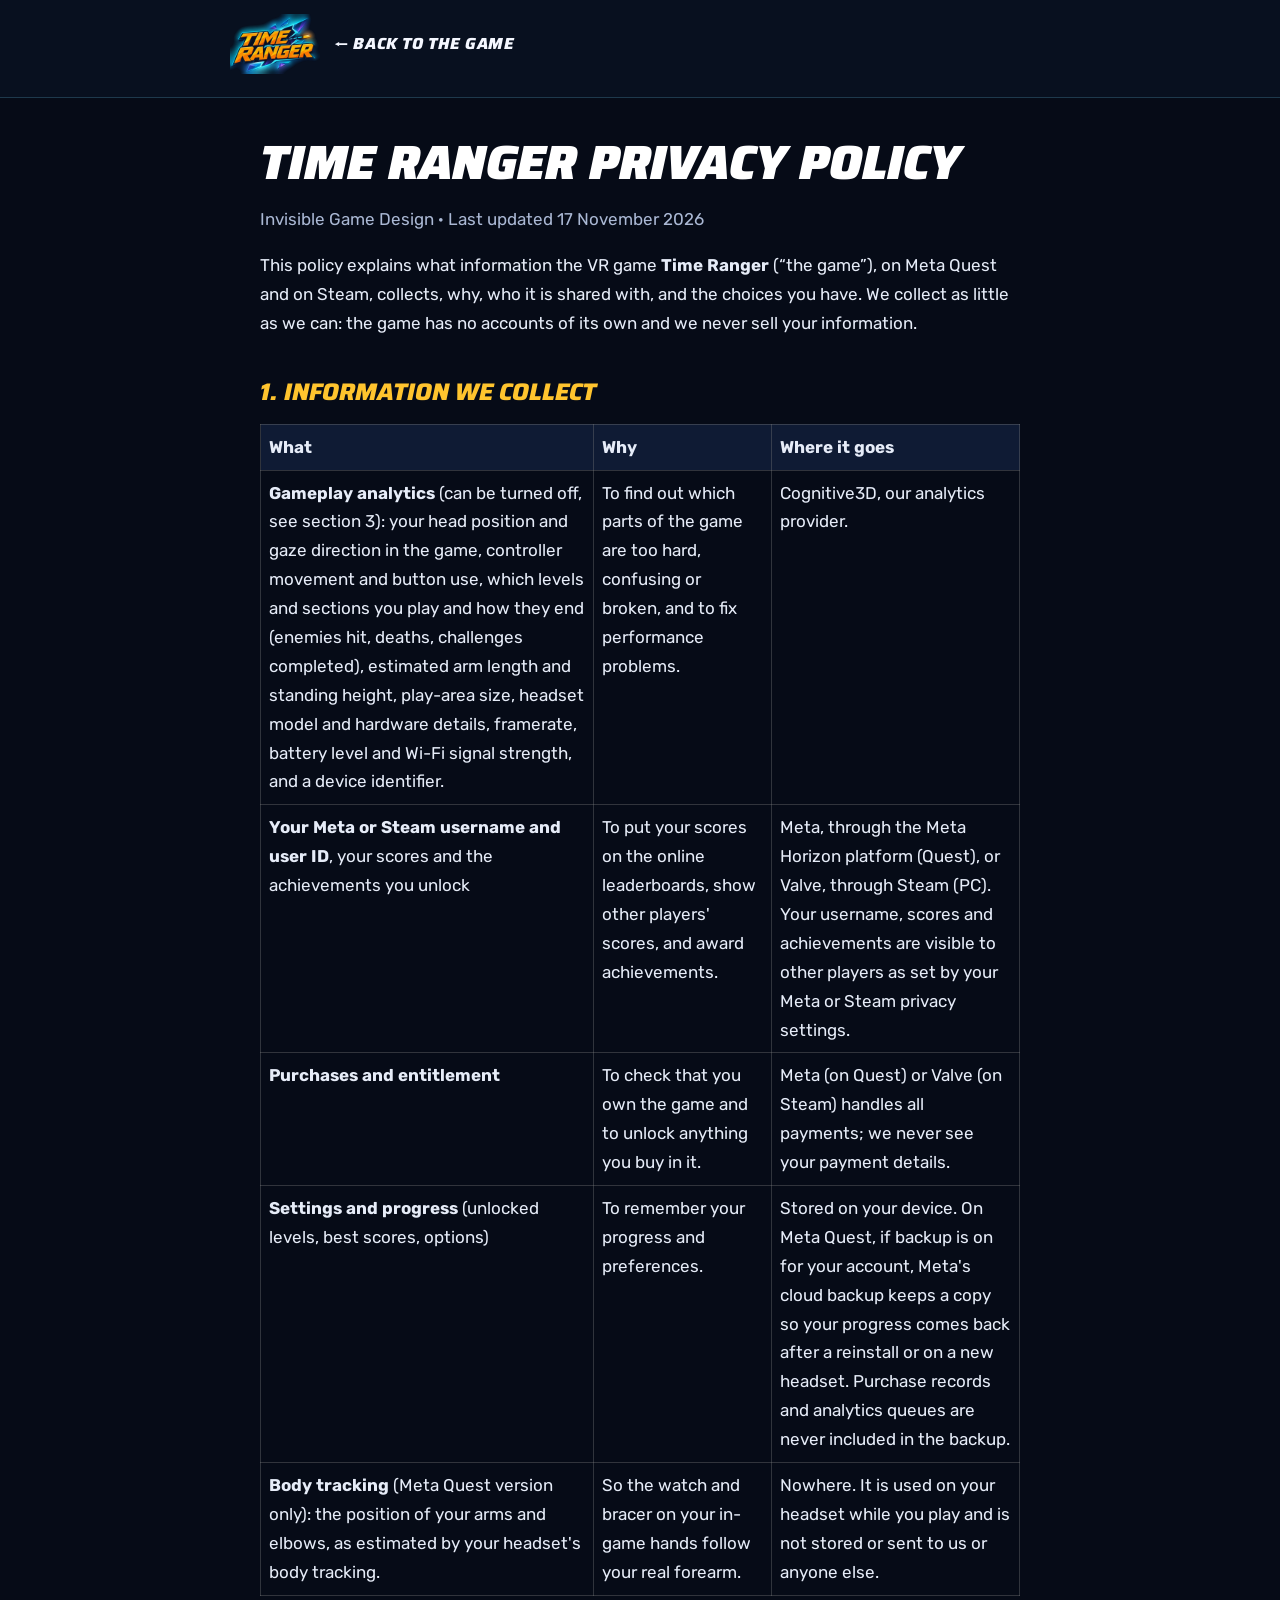
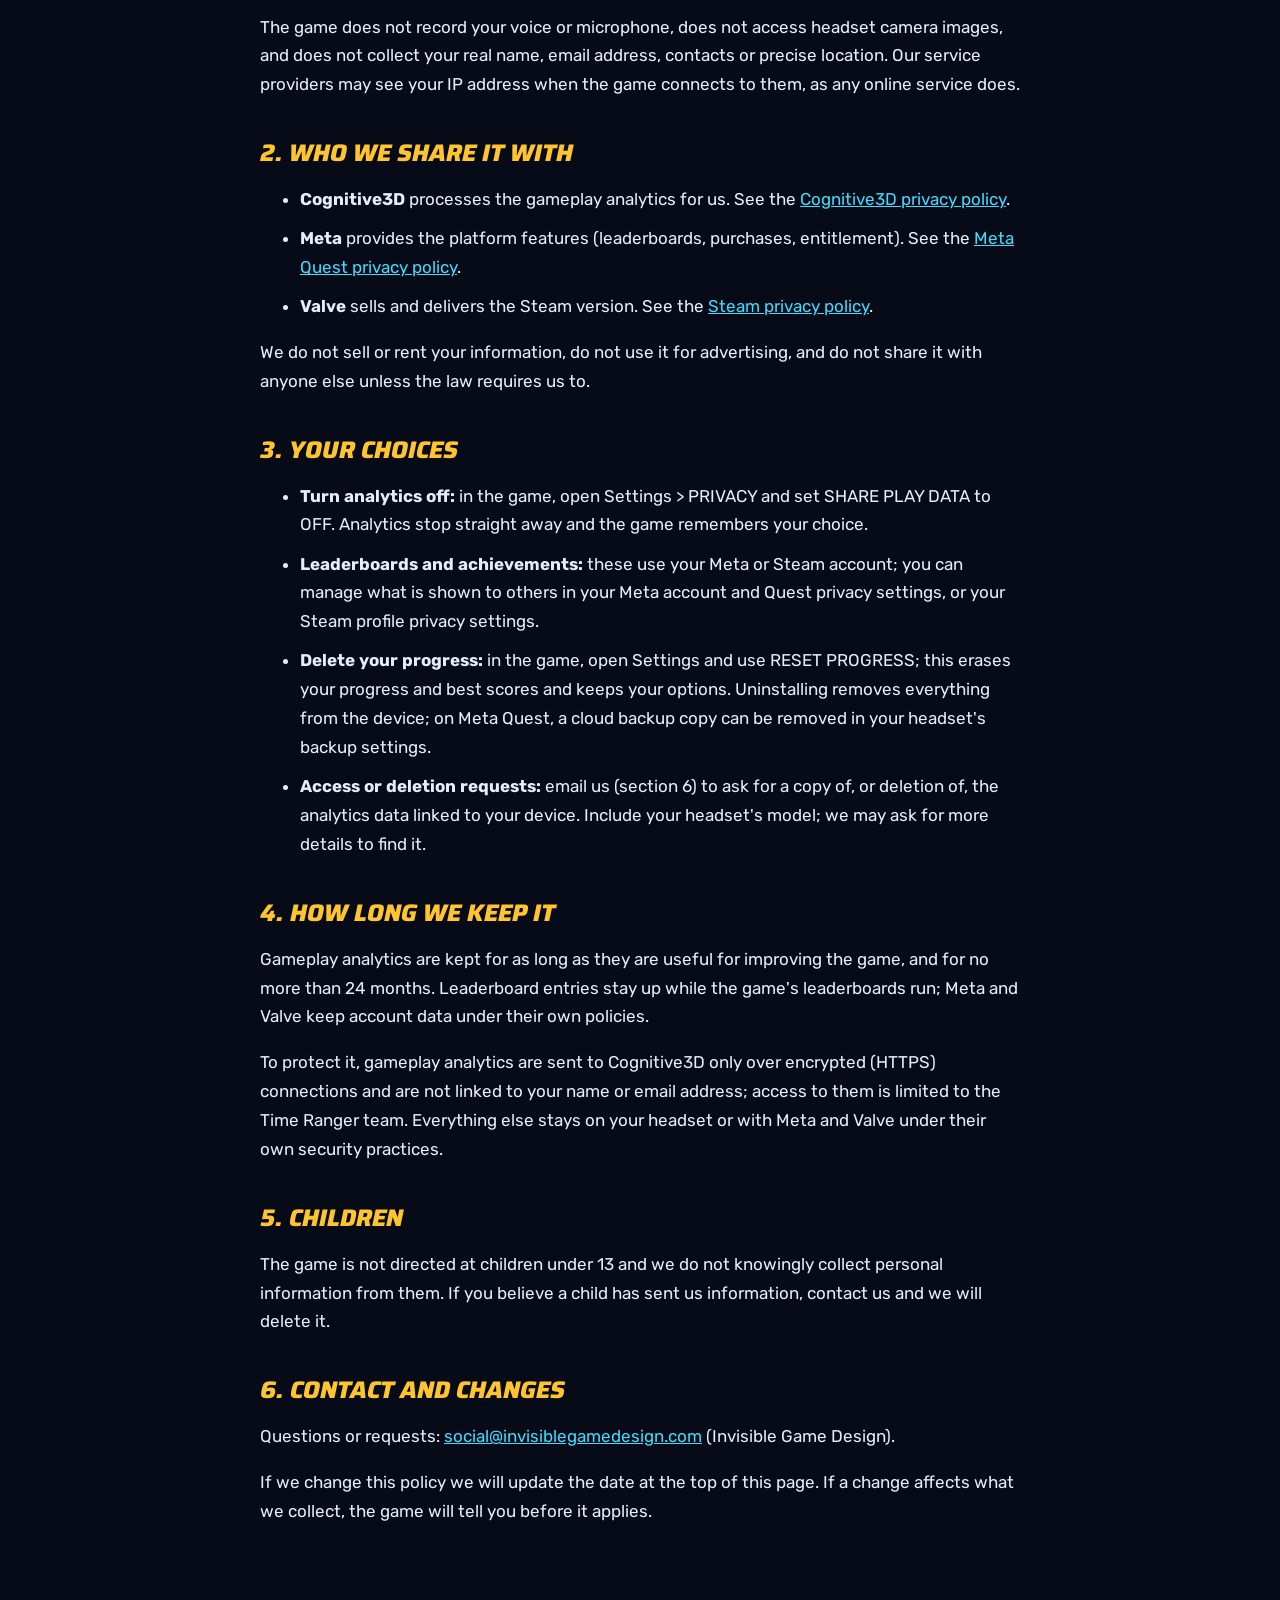
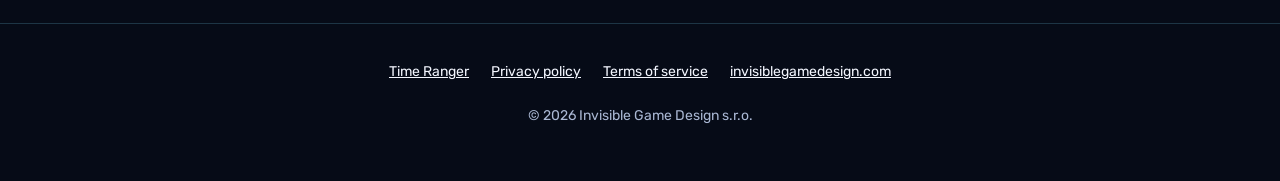
<file: privacy.html>
<!doctype html>
<html lang="en"><head><meta charset="utf-8"><meta name="viewport" content="width=device-width, initial-scale=1">
<title>Privacy policy · Time Ranger</title><link rel="icon" type="image/png" href="assets/img/favicon.png">
<meta name="theme-color" content="#060b17">
<link rel="preconnect" href="https://fonts.googleapis.com"><link rel="preconnect" href="https://fonts.gstatic.com" crossorigin>
<link href="https://fonts.googleapis.com/css2?family=Saira:ital,wght@1,800;1,900&family=Rubik:wght@400;500;700&display=swap" rel="stylesheet">
<link rel="stylesheet" href="legal.css">
</head><body>
<header class="lg-top"><a href="index.html" class="lg-back"><img src="assets/img/logo-fracture-sm.webp" alt="Time Ranger" width="240" height="160"><span>← Back to the game</span></a></header>
<main class="lg-main">
<div class="tr-privacy">
<style>.tr-privacy{max-width:760px;margin:0 auto}.tr-privacy table{width:100%;border-collapse:collapse;margin:1em 0}.tr-privacy th,.tr-privacy td{border:1px solid rgba(128,128,128,.35);padding:8px;vertical-align:top;text-align:left}</style>
<h1>Time Ranger Privacy Policy</h1>
<p class="meta">Invisible Game Design · Last updated 17 November 2026</p>

<p>This policy explains what information the VR game <strong>Time Ranger</strong> (“the game”), on Meta Quest and on Steam, collects, why, who
it is shared with, and the choices you have. We collect as little as we can: the game has no accounts of its own and
we never sell your information.</p>

<h2>1. Information we collect</h2>
<table>
  <tr><th>What</th><th>Why</th><th>Where it goes</th></tr>
  <tr><td><strong>Gameplay analytics</strong> (can be turned off, see section 3): your head position and gaze direction
    in the game, controller movement and button use, which levels and sections you play and how they end (enemies
    hit, deaths, challenges completed), estimated arm length and standing height, play-area size, headset model and
    hardware details, framerate, battery level and Wi-Fi signal strength, and a device identifier.</td>
    <td>To find out which parts of the game are too hard, confusing or broken, and to fix performance problems.</td>
    <td>Cognitive3D, our analytics provider.</td></tr>
  <tr><td><strong>Your Meta or Steam username and user ID</strong>, your scores and the achievements you unlock</td>
    <td>To put your scores on the online leaderboards, show other players' scores, and award achievements.</td>
    <td>Meta, through the Meta Horizon platform (Quest), or Valve, through Steam (PC). Your username, scores and
      achievements are visible to other players as set by your Meta or Steam privacy settings.</td></tr>
  <tr><td><strong>Purchases and entitlement</strong></td>
    <td>To check that you own the game and to unlock anything you buy in it.</td>
    <td>Meta (on Quest) or Valve (on Steam) handles all payments; we never see your payment details.</td></tr>
  <tr><td><strong>Settings and progress</strong> (unlocked levels, best scores, options)</td>
    <td>To remember your progress and preferences.</td>
    <td>Stored on your device. On Meta Quest, if backup is on for your account, Meta's cloud backup keeps a copy so
      your progress comes back after a reinstall or on a new headset. Purchase records and analytics queues are
      never included in the backup.</td></tr>
  <tr><td><strong>Body tracking</strong> (Meta Quest version only): the position of your arms and elbows, as estimated
    by your headset's body tracking.</td>
    <td>So the watch and bracer on your in-game hands follow your real forearm.</td>
    <td>Nowhere. It is used on your headset while you play and is not stored or sent to us or anyone else.</td></tr>
</table>
<p>The game does not record your voice or microphone, does not access headset camera images, and does not collect your
real name, email address, contacts or precise location. Our service providers may see your IP address when the game
connects to them, as any online service does.</p>

<h2>2. Who we share it with</h2>
<ul>
  <li><strong>Cognitive3D</strong> processes the gameplay analytics for us. See the
    <a href="https://cognitive3d.com/privacy-policy/">Cognitive3D privacy policy</a>.</li>
  <li><strong>Meta</strong> provides the platform features (leaderboards, purchases, entitlement). See the
    <a href="https://www.meta.com/legal/quest/privacy-policy/">Meta Quest privacy policy</a>.</li>
  <li><strong>Valve</strong> sells and delivers the Steam version. See the
    <a href="https://store.steampowered.com/privacy_agreement/">Steam privacy policy</a>.</li>
</ul>
<p>We do not sell or rent your information, do not use it for advertising, and do not share it with anyone else unless
the law requires us to.</p>

<h2>3. Your choices</h2>
<ul>
  <li><strong>Turn analytics off:</strong> in the game, open Settings &gt; PRIVACY and set SHARE PLAY DATA to OFF.
    Analytics stop straight away and the game remembers your choice.</li>
  <li><strong>Leaderboards and achievements:</strong> these use your Meta or Steam account; you can manage what is shown to
    others in your Meta account and Quest privacy settings, or your Steam profile privacy settings.</li>
  <li><strong>Delete your progress:</strong> in the game, open Settings and use RESET PROGRESS; this erases your progress and
    best scores and keeps your options. Uninstalling removes everything from the device; on Meta Quest, a cloud
    backup copy can be removed in your headset's backup settings.</li>
  <li><strong>Access or deletion requests:</strong> email us (section 6) to ask for a copy of, or deletion of, the
    analytics data linked to your device. Include your headset's model; we may ask for more details to find it.</li>
</ul>

<h2>4. How long we keep it</h2>
<p>Gameplay analytics are kept for as long as they are useful for improving the game, and for no more than 24 months.
Leaderboard entries stay up while the game's leaderboards run; Meta and Valve keep account data under their own policies.</p>
<p>To protect it, gameplay analytics are sent to Cognitive3D only over encrypted (HTTPS) connections and are not linked to
your name or email address; access to them is limited to the Time Ranger team. Everything else stays on your headset or
with Meta and Valve under their own security practices.</p>

<h2>5. Children</h2>
<p>The game is not directed at children under 13 and we do not knowingly collect personal information from them. If
you believe a child has sent us information, contact us and we will delete it.</p>

<h2>6. Contact and changes</h2>
<p>Questions or requests: <a href="mailto:social@invisiblegamedesign.com">social@invisiblegamedesign.com</a> (Invisible Game Design).</p>
<p>If we change this policy we will update the date at the top of this page. If a change affects what we collect, the
game will tell you before it applies.</p>
</div>

</main>
<footer class="lg-foot">
  <nav><a href="index.html">Time Ranger</a><a href="privacy.html">Privacy policy</a><a href="terms.html">Terms of service</a><a href="https://www.invisiblegamedesign.com" target="_blank" rel="noopener">invisiblegamedesign.com</a></nav>
  <p>© 2026 Invisible Game Design s.r.o.</p>
</footer>
</body></html>
</file>
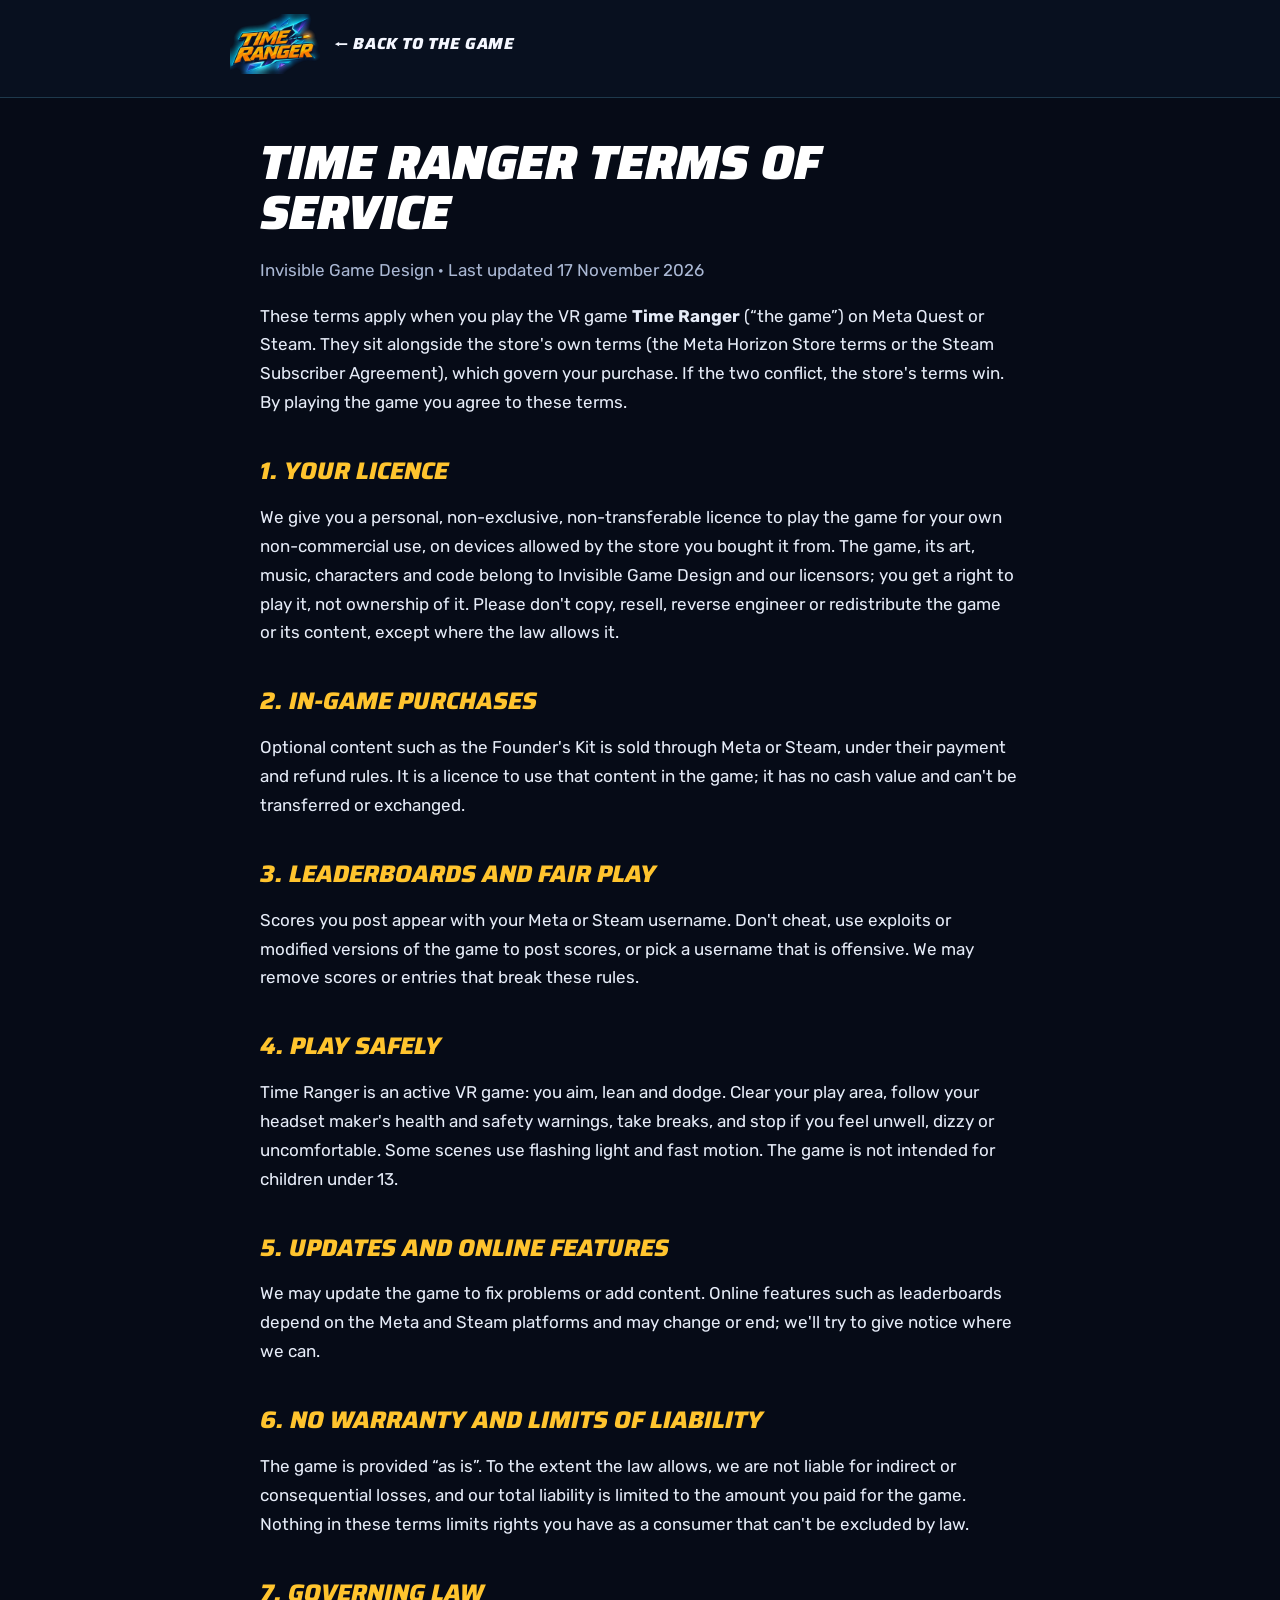
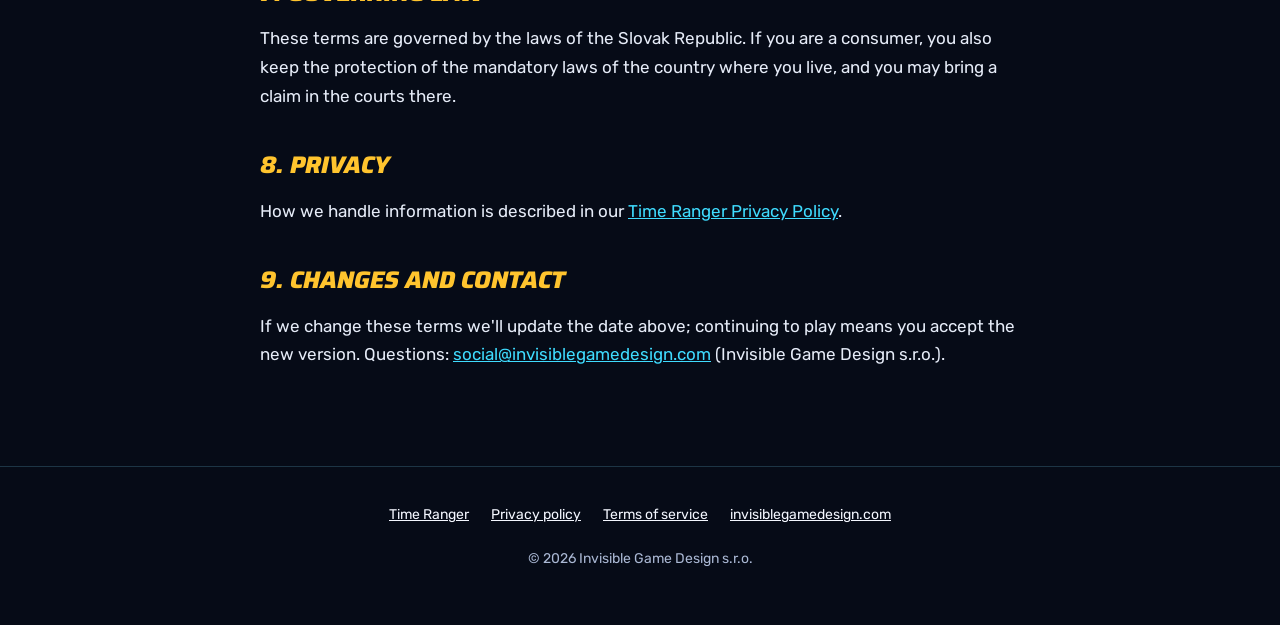
<file: terms.html>
<!doctype html>
<html lang="en"><head><meta charset="utf-8"><meta name="viewport" content="width=device-width, initial-scale=1">
<title>Terms of service · Time Ranger</title><link rel="icon" type="image/png" href="assets/img/favicon.png">
<meta name="theme-color" content="#060b17">
<link rel="preconnect" href="https://fonts.googleapis.com"><link rel="preconnect" href="https://fonts.gstatic.com" crossorigin>
<link href="https://fonts.googleapis.com/css2?family=Saira:ital,wght@1,800;1,900&family=Rubik:wght@400;500;700&display=swap" rel="stylesheet">
<link rel="stylesheet" href="legal.css">
</head><body>
<header class="lg-top"><a href="index.html" class="lg-back"><img src="assets/img/logo-fracture-sm.webp" alt="Time Ranger" width="240" height="160"><span>← Back to the game</span></a></header>
<main class="lg-main">
<div class="tr-terms">
<style>.tr-terms{max-width:760px;margin:0 auto}</style>
<h1>Time Ranger Terms of Service</h1>
<p class="meta">Invisible Game Design · Last updated 17 November 2026</p>

<p>These terms apply when you play the VR game <strong>Time Ranger</strong> (“the game”) on Meta Quest or Steam. They sit
alongside the store's own terms (the Meta Horizon Store terms or the Steam Subscriber Agreement), which govern your
purchase. If the two conflict, the store's terms win. By playing the game you agree to these terms.</p>

<h2>1. Your licence</h2>
<p>We give you a personal, non-exclusive, non-transferable licence to play the game for your own non-commercial use,
on devices allowed by the store you bought it from. The game, its art, music, characters and code belong to Invisible
Game Design and our licensors; you get a right to play it, not ownership of it. Please don't copy, resell, reverse
engineer or redistribute the game or its content, except where the law allows it.</p>

<h2>2. In-game purchases</h2>
<p>Optional content such as the Founder's Kit is sold through Meta or Steam, under their payment and refund rules. It
is a licence to use that content in the game; it has no cash value and can't be transferred or exchanged.</p>

<h2>3. Leaderboards and fair play</h2>
<p>Scores you post appear with your Meta or Steam username. Don't cheat, use exploits or modified versions of the game
to post scores, or pick a username that is offensive. We may remove scores or entries that break these rules.</p>

<h2>4. Play safely</h2>
<p>Time Ranger is an active VR game: you aim, lean and dodge. Clear your play area, follow your headset maker's health
and safety warnings, take breaks, and stop if you feel unwell, dizzy or uncomfortable. Some scenes use flashing light
and fast motion. The game is not intended for children under 13.</p>

<h2>5. Updates and online features</h2>
<p>We may update the game to fix problems or add content. Online features such as leaderboards depend on the Meta and
Steam platforms and may change or end; we'll try to give notice where we can.</p>

<h2>6. No warranty and limits of liability</h2>
<p>The game is provided “as is”. To the extent the law allows, we are not liable for indirect or consequential losses,
and our total liability is limited to the amount you paid for the game. Nothing in these terms limits rights you have
as a consumer that can't be excluded by law.</p>

<h2>7. Governing law</h2>
<p>These terms are governed by the laws of the Slovak Republic. If you are a consumer, you also keep the protection of
the mandatory laws of the country where you live, and you may bring a claim in the courts there.</p>

<h2>8. Privacy</h2>
<p>How we handle information is described in our
<a href="privacy.html">Time Ranger Privacy Policy</a>.</p>

<h2>9. Changes and contact</h2>
<p>If we change these terms we'll update the date above; continuing to play means you accept the new version.
Questions: <a href="mailto:social@invisiblegamedesign.com">social@invisiblegamedesign.com</a> (Invisible Game Design s.r.o.).</p>
</div>

</main>
<footer class="lg-foot">
  <nav><a href="index.html">Time Ranger</a><a href="privacy.html">Privacy policy</a><a href="terms.html">Terms of service</a><a href="https://www.invisiblegamedesign.com" target="_blank" rel="noopener">invisiblegamedesign.com</a></nav>
  <p>© 2026 Invisible Game Design s.r.o.</p>
</footer>
</body></html>
</file>
<file: styles.css>
/* Time Ranger: time fracture x western x 80s action */
:root{
  --night:#060b17;
  --navy:#08101f;
  --navy-2:#0b1428;
  --panel:#0f1b34;
  --panel-2:#13234a;
  --text:#f4f7ff;
  --muted:#aab8d4;
  --cyan:#3fdcff;
  --blue:#1f8bff;
  --violet:#5b3cff;
  --orange:#ff8a1f;
  --amber:#ffc42e;
  --red:#ff4433;
  --line:rgba(120,220,255,.2);
  --dusk:linear-gradient(180deg,#2a0f07 0%,#4a170a 45%,#24100b 100%);
  --display:"Saira",system-ui,sans-serif;
  --body:"Rubik",system-ui,-apple-system,"Segoe UI",sans-serif;
  --chip:polygon(0 18px,18px 0,100% 0,100% calc(100% - 18px),calc(100% - 18px) 100%,0 100%);
  --crosshair:url("data:image/svg+xml,%3Csvg xmlns='http://www.w3.org/2000/svg' width='32' height='32' viewBox='0 0 32 32'%3E%3Ccircle cx='16' cy='16' r='9' fill='none' stroke='%23ff4433' stroke-width='2.5'/%3E%3Cpath d='M16 1v8M16 23v8M1 16h8M23 16h8' stroke='%23ff4433' stroke-width='2.5'/%3E%3Ccircle cx='16' cy='16' r='1.6' fill='%23ff4433'/%3E%3C/svg%3E") 16 16, crosshair;
}
*{box-sizing:border-box}
html{scroll-behavior:smooth;scroll-padding-top:76px;overflow-x:clip}
body{margin:0;background:var(--night);color:var(--text);font:400 17px/1.6 var(--body);cursor:var(--crosshair);overflow-x:clip;-webkit-font-smoothing:antialiased}
a,button{cursor:var(--crosshair)}
img{max-width:100%;display:block}
a{color:var(--cyan)}
h1,h2,h3{margin:0;line-height:1.02}
h2{font:italic 900 clamp(32px,5vw,60px)/1 var(--display);text-transform:uppercase;letter-spacing:-.01em;text-wrap:balance}
h2 em,h3 em{font-style:inherit;background:linear-gradient(180deg,#ffe066 0%,var(--amber) 35%,var(--orange) 80%);-webkit-background-clip:text;background-clip:text;color:transparent;filter:drop-shadow(0 0 16px rgba(63,220,255,.35))}
h3{font:italic 800 clamp(26px,3vw,38px)/1.05 var(--display);text-transform:uppercase}
p{margin:0 0 1em}
.wrap{width:min(1200px,100% - 32px);margin-inline:auto}
.sr{position:absolute;width:1px;height:1px;overflow:hidden;clip:rect(0 0 0 0)}
.skip{position:absolute;left:-999px;top:8px;background:var(--orange);color:#000;padding:8px 12px;z-index:100}
.skip:focus{left:8px}
:focus-visible{outline:3px solid var(--cyan);outline-offset:3px}

/* Buttons: angled like an 80s action title card */
.btn{--cut:12px;display:inline-flex;align-items:center;justify-content:center;min-height:50px;padding:14px 30px;font:italic 800 16px/1 var(--display);letter-spacing:.06em;text-transform:uppercase;text-decoration:none;border:0;clip-path:polygon(var(--cut) 0,100% 0,calc(100% - var(--cut)) 100%,0 100%);transition:transform .15s ease,filter .15s ease,background .15s ease}
.btn--hot{background:linear-gradient(180deg,#ffd447,var(--orange));color:#1a0b00}
.btn--hot:hover{transform:translateY(-2px);filter:brightness(1.1) drop-shadow(0 0 12px rgba(255,138,31,.7))}
.btn--hot:active{transform:translateY(1px)}
.btn--glass{background:rgba(63,220,255,.16);color:var(--text);box-shadow:inset 0 0 0 2px rgba(63,220,255,.6)}
.btn--glass:hover{background:rgba(63,220,255,.32)}
.btn--disabled{background:rgba(255,255,255,.06);color:var(--muted)}
.btn--small{min-height:40px;padding:10px 20px;font-size:14px;--cut:9px}
.btn--big{min-height:64px;padding:18px 44px;font-size:20px;--cut:16px}

.eyebrow,.kicker{font:700 13px/1.2 var(--body);letter-spacing:.26em;text-transform:uppercase;color:var(--cyan);margin-bottom:16px;display:flex;align-items:center;gap:12px}
.eyebrow::before{content:"";width:28px;height:2px;background:var(--cyan);box-shadow:0 0 10px var(--cyan)}
.lead{font-size:19px;color:var(--text)}
.fineprint{font-size:13px;color:var(--muted);margin-top:10px}

/* Nav */
.nav{position:fixed;inset:0 0 auto 0;z-index:50;display:flex;align-items:center;gap:22px;padding:8px max(16px,calc((100% - 1200px)/2));background:rgba(6,11,23,.86);backdrop-filter:blur(12px);border-bottom:1px solid var(--line);transform:translateY(-100%);transition:transform .3s ease}
.nav.is-on{transform:none}
.nav__logo img{width:84px;height:auto}
.nav__links{display:flex;gap:26px;margin-left:auto}
.nav__links a{color:var(--text);text-decoration:none;font:italic 800 16px/1 var(--display);text-transform:uppercase;letter-spacing:.04em;opacity:.85}
.nav__links a:hover{opacity:1;color:var(--cyan)}
.nav__toggle{display:none;width:44px;height:44px;border:0;background:transparent;padding:10px;flex-direction:column;justify-content:space-between}
.nav__toggle span:not(.sr){display:block;height:3px;background:var(--text);transition:transform .2s ease,opacity .2s ease}
.nav__toggle[aria-expanded="true"] span:nth-child(1){transform:translateY(9.5px) rotate(45deg)}
.nav__toggle[aria-expanded="true"] span:nth-child(2){opacity:0}
.nav__toggle[aria-expanded="true"] span:nth-child(3){transform:translateY(-9.5px) rotate(-45deg)}

/* Hero: two eras split by a fracture */
.hero{position:relative;min-height:100svh;display:grid;place-items:center;overflow:hidden;isolation:isolate;text-align:center;background:var(--night)}
.hero__era{position:absolute;inset:0;background-size:cover;background-position:center;z-index:-3}
.hero__era--a{animation:drift 26s ease-in-out infinite alternate}
.hero__era--b{clip-path:polygon(63% 0,58% 13%,65% 24%,55% 38%,62% 50%,51% 63%,57% 74%,47% 88%,52% 100%,100% 100%,100% 0);filter:saturate(1.15) hue-rotate(-8deg)}
.hero__crack{position:absolute;inset:0;width:100%;height:100%;z-index:-2;pointer-events:none;filter:drop-shadow(0 0 6px var(--cyan)) drop-shadow(0 0 16px rgba(63,220,255,.7))}
.hero__crack polyline{fill:none;stroke:#c9f6ff;stroke-width:3;vector-effect:non-scaling-stroke;stroke-linejoin:round;stroke-dasharray:2000;stroke-dashoffset:2000;animation:crack 1.2s .3s ease-out forwards}
.hero__crack polyline.thin{stroke-width:1.5;stroke:var(--cyan);animation-delay:1s}
.hero__shade{position:absolute;inset:0;z-index:-1;background:radial-gradient(ellipse 60% 55% at 50% 48%,rgba(6,11,23,.78),rgba(6,11,23,.35) 70%,rgba(6,11,23,.2)),linear-gradient(180deg,rgba(6,11,23,.55) 0%,rgba(6,11,23,0) 25%,rgba(6,11,23,0) 70%,var(--night) 100%)}
.hero__shade::after{content:"";position:absolute;inset:0;background:repeating-linear-gradient(0deg,rgba(0,0,0,.16) 0 2px,transparent 2px 4px);pointer-events:none}
.hero__inner{padding:96px 16px 130px;max-width:960px;position:relative}
.kicker{justify-content:center;color:var(--amber);text-shadow:0 2px 8px #000}
.hero__logo img{width:min(660px,92vw);height:auto;margin:-10px auto -20px;filter:drop-shadow(0 0 30px rgba(0,0,0,.6));animation:slam .8s cubic-bezier(.2,1.5,.4,1) both}
.hero__tag{font:italic 900 clamp(22px,3vw,34px)/1.1 var(--display);text-transform:uppercase;margin:0 auto 10px;text-shadow:0 3px 0 rgba(0,0,0,.6),0 0 24px rgba(0,0,0,.8);text-wrap:balance}
.hero__sub{font-size:18px;margin-bottom:28px;text-shadow:0 2px 8px #000}
.hero__ctas{display:flex;flex-wrap:wrap;gap:16px;justify-content:center}
.hero__coin{position:absolute;bottom:28px;left:50%;transform:translateX(-50%);display:flex;flex-direction:column;align-items:center;gap:6px;font:italic 800 15px/1 var(--display);letter-spacing:.3em;color:var(--amber);text-decoration:none;text-transform:uppercase}
.hero__arrow{font-size:12px;animation:bob 1.4s ease-in-out infinite}
.blink{animation:blink 1.1s steps(2,start) infinite}

/* Floating glass shards */
.shards{position:absolute;inset:0;pointer-events:none;z-index:0}
.shard{position:absolute;left:var(--x);top:var(--y);width:var(--s);height:var(--s);transform:rotate(var(--r));animation:float 7s ease-in-out var(--d) infinite;filter:drop-shadow(0 0 10px rgba(63,220,255,.7))}
.shard polygon{fill:url(#shardFill);stroke:#bff4ff;stroke-width:3;stroke-linejoin:round}

/* Ticker */
.ticker{background:linear-gradient(90deg,var(--orange),var(--amber));color:#1a0b00;overflow:hidden;transform:rotate(-1.6deg);margin:-18px -12px 0;position:relative;z-index:3;box-shadow:0 0 0 2px var(--cyan),0 0 26px rgba(63,220,255,.55)}
.ticker__track{display:flex;width:max-content;animation:marquee 34s linear infinite}
.ticker span{font:italic 900 22px/1 var(--display);text-transform:uppercase;padding:14px 22px;white-space:nowrap}
.ticker span::after{content:"◆";margin-left:44px;font-size:14px;vertical-align:middle}

/* Sections + fractured top edges (added by main.js) */
.section,.story,.final{position:relative}
.section{padding:clamp(80px,10vw,140px) 0}
.section__head{max-width:820px;margin-bottom:56px}
.edge{position:absolute;left:0;top:-29px;width:100%;height:30px;z-index:2;pointer-events:none;overflow:visible}
.edge polygon{fill:var(--edgec)}
.edge polyline{fill:none;stroke:var(--cyan);stroke-width:2;vector-effect:non-scaling-stroke;filter:drop-shadow(0 0 4px var(--cyan)) drop-shadow(0 0 10px rgba(63,220,255,.8))}

.overview{background:radial-gradient(ellipse at 85% 0%,rgba(31,139,255,.18),transparent 55%),var(--navy)}
.overview__grid{display:grid;grid-template-columns:1fr 1.15fr;gap:64px;align-items:center}
.overview__copy h2{margin-bottom:24px}
.overview__copy p{color:var(--muted)}
.overview__copy .lead{color:var(--text)}
.pillars{list-style:none;padding:0;margin:30px 0 0;display:grid;gap:12px}
.pillars li{display:grid;gap:2px;padding:14px 18px;background:linear-gradient(90deg,rgba(63,220,255,.12),rgba(63,220,255,0));border-left:3px solid var(--cyan)}
.pillars strong{font:italic 800 18px/1.1 var(--display);text-transform:uppercase}
.pillars span{color:var(--muted);font-size:15px}

/* Glass frame used for trailer + features */
.frame,.glass{position:relative;padding:3px;background:linear-gradient(135deg,#bff4ff,var(--cyan) 25%,var(--blue) 60%,var(--violet));clip-path:var(--chip)}
.frame img,.glass img{clip-path:var(--chip)}
.overview__video .frame{filter:drop-shadow(0 0 24px rgba(63,220,255,.35))}
.yt{position:relative;display:block;width:100%;aspect-ratio:16/9;padding:0;border:0;overflow:hidden;background:#000;clip-path:var(--chip)}
.yt img{width:100%;height:100%;object-fit:cover;transition:transform .4s ease,filter .4s ease}
.yt:hover img{transform:scale(1.04);filter:brightness(.8)}
.yt__play{position:absolute;left:50%;top:50%;width:92px;height:92px;margin:-46px 0 0 -46px;border-radius:50%;background:var(--red);box-shadow:0 0 0 8px rgba(255,68,51,.3),0 0 40px rgba(255,68,51,.6);transition:transform .2s ease}
.yt__play::after{content:"";position:absolute;left:36px;top:27px;border-style:solid;border-width:19px 0 19px 29px;border-color:transparent transparent transparent #fff}
.yt:hover .yt__play{transform:scale(1.1)}
.yt__label{position:absolute;left:22px;bottom:16px;font:italic 900 18px/1 var(--display);text-transform:uppercase;color:#fff;text-shadow:0 2px 8px #000}
.yt iframe{position:absolute;inset:0;width:100%;height:100%;border:0}

/* Features: one row each, media gets the room */
.features{background:radial-gradient(ellipse at 10% 30%,rgba(31,139,255,.14),transparent 50%),radial-gradient(ellipse at 90% 75%,rgba(91,60,255,.12),transparent 50%),var(--navy-2)}
.feature{display:grid;grid-template-columns:1.45fr 1fr;gap:clamp(32px,5vw,72px);align-items:center;margin-bottom:clamp(72px,9vw,120px)}
.feature:last-child{margin-bottom:0}
.feature--flip{grid-template-columns:1fr 1.45fr}
.feature--flip .feature__media{order:2}
.feature__media{filter:drop-shadow(0 0 22px rgba(63,220,255,.28));transition:transform .4s ease}
.feature:hover .feature__media{transform:scale(1.015)}
.glass{aspect-ratio:16/9}
.glass img{width:100%;height:100%;object-fit:cover}
.feature__num{font:italic 900 clamp(64px,8vw,110px)/.8 var(--display);color:transparent;-webkit-text-stroke:2px var(--cyan);margin:0 0 6px;text-shadow:0 0 24px rgba(63,220,255,.4)}
.feature h3{margin-bottom:16px}
.feature__copy p{color:var(--muted);font-size:18px}
.tag{position:absolute;top:14px;right:14px;padding:6px 10px;background:rgba(6,11,23,.85);color:var(--text);font:italic 800 12px/1 var(--display);letter-spacing:.14em;text-transform:uppercase;box-shadow:inset 0 0 0 1px var(--line);z-index:2}
.tag--hot{background:var(--orange);color:#1a0b00}
.medals{list-style:none;padding:0;margin:22px 0 0;display:flex;flex-wrap:wrap;gap:14px 20px}
.medals li{display:grid;justify-items:center;gap:6px;font:italic 800 12px/1 var(--display);letter-spacing:.1em;text-transform:uppercase;color:var(--muted)}
.medals img{width:56px;height:56px;object-fit:contain;transition:transform .3s ease}
.medals li:hover img{transform:translateY(-6px) rotate(-8deg) scale(1.1)}

/* Levels: stage select over a western dusk */
.levels{background:radial-gradient(ellipse 70% 50% at 50% 100%,rgba(255,138,31,.35),transparent 70%),var(--dusk)}
.levels .eyebrow,.play .eyebrow{color:var(--amber)}
.levels .eyebrow::before,.play .eyebrow::before{background:var(--amber);box-shadow:0 0 10px var(--amber)}
.stages{display:grid;grid-template-columns:repeat(3,1fr);gap:22px}
.stage{position:relative;min-height:560px;display:flex;align-items:flex-end;overflow:hidden;clip-path:var(--chip);background:#000;isolation:isolate}
.stage::before{content:"";position:absolute;inset:0;z-index:-1;background:linear-gradient(180deg,rgba(0,0,0,0) 25%,rgba(10,5,3,.85) 62%,rgba(10,5,3,.97))}
.stage::after{content:"";position:absolute;inset:0;clip-path:var(--chip);box-shadow:inset 0 0 0 2px rgba(255,196,46,.55);pointer-events:none}
.stage > img{position:absolute;inset:0;width:100%;height:100%;object-fit:cover;z-index:-2;transition:transform .6s ease}
.stage:hover > img{transform:scale(1.06)}
.stage__copy{padding:26px}
.stage__num{font:italic 800 14px/1 var(--display);letter-spacing:.16em;text-transform:uppercase;color:var(--amber);margin-bottom:10px}
.stage h3{margin-bottom:12px}
.stage p{color:#e7d9cc;font-size:16px}
.chips{list-style:none;padding:0;margin:14px 0 0;display:flex;flex-wrap:wrap;gap:8px}
.chips li{padding:6px 12px;font:italic 700 13px/1 var(--display);text-transform:uppercase;letter-spacing:.06em;background:rgba(255,196,46,.14);color:var(--amber)}
.stage--soon > img{filter:saturate(1.3) brightness(.7)}
.stage--soon h3{color:var(--cyan);text-shadow:0 0 18px rgba(63,220,255,.6)}

/* Story */
.story{padding:clamp(100px,14vw,190px) 0;isolation:isolate;overflow:hidden}
.story__bg{position:absolute;inset:0;background-size:cover;background-position:center;z-index:-2}
.story__shade{position:absolute;inset:0;z-index:-1;background:linear-gradient(90deg,rgba(6,11,23,.96) 0%,rgba(6,11,23,.82) 45%,rgba(6,11,23,.2) 100%)}
.story__inner > *{max-width:620px}
.story h2{margin-bottom:26px}
.story p{font-size:18px;color:#dfe6f5}

/* Gallery */
.gallery{background:var(--navy)}
.shots{display:grid;grid-template-columns:repeat(4,1fr);gap:12px}
.shot{display:block;aspect-ratio:16/9;position:relative;overflow:hidden;clip-path:polygon(0 10px,10px 0,100% 0,100% calc(100% - 10px),calc(100% - 10px) 100%,0 100%)}
.shot::after{content:"";position:absolute;inset:0;box-shadow:inset 0 0 0 2px rgba(63,220,255,.35);transition:box-shadow .3s ease}
.shot:hover::after{box-shadow:inset 0 0 0 3px var(--cyan)}
.shot--wide{grid-column:span 2;grid-row:span 2}
.shot img{width:100%;height:100%;object-fit:cover;transition:transform .4s ease}
.shot:hover img{transform:scale(1.06)}

/* Platforms */
.play{background:radial-gradient(ellipse 60% 60% at 20% 0%,rgba(255,138,31,.3),transparent 70%),var(--dusk)}
.platforms{display:grid;grid-template-columns:1.6fr 1fr 1fr 1fr;gap:18px}
.platform{display:flex;flex-direction:column;gap:6px;padding:28px;background:rgba(10,5,3,.55);clip-path:var(--chip);box-shadow:inset 0 0 0 2px rgba(255,196,46,.35)}
.platform .btn{margin-top:auto;align-self:flex-start}
.platform__name{font:italic 900 28px/1 var(--display);text-transform:uppercase;margin:0}
.platform__status{color:#e2cdb9;font-size:14px;margin-bottom:20px}
.platform--main{background:linear-gradient(160deg,rgba(255,138,31,.35),rgba(10,5,3,.6) 70%);box-shadow:inset 0 0 0 2px var(--amber)}
.platform__ctas{display:flex;flex-wrap:wrap;gap:12px;margin-top:auto}

/* Team */
.team{background:var(--navy)}
.team__grid{display:grid;grid-template-columns:1.5fr 1fr;gap:64px;align-items:center}
.team h2{margin-bottom:22px}
.team p{color:var(--muted)}
.devs{list-style:none;padding:0;margin:0;display:grid;gap:14px}
.devs a{display:grid;gap:4px;padding:22px 24px;background:var(--panel);clip-path:var(--chip);box-shadow:inset 0 0 0 2px var(--line);text-decoration:none;color:var(--text);transition:box-shadow .2s ease,transform .2s ease}
.devs a:hover{box-shadow:inset 0 0 0 2px var(--cyan);transform:translateX(4px)}
.devs strong{font:italic 900 22px/1 var(--display);text-transform:uppercase}
.devs span{color:var(--muted);font-size:14px}

/* Press */
.press{background:var(--navy-2);padding-block:clamp(70px,8vw,110px)}
.press__inner{display:grid;grid-template-columns:1.3fr 1fr;gap:48px;align-items:center}
.press h2{margin-bottom:16px}
.press p{color:var(--muted)}
.downloads{list-style:none;padding:0;margin:0;display:grid;gap:10px}
.downloads a{display:flex;justify-content:space-between;align-items:center;min-height:52px;padding:14px 20px;background:var(--panel);box-shadow:inset 0 0 0 1px var(--line);text-decoration:none;color:var(--text);font-weight:500}
.downloads a::after{content:"↓";color:var(--cyan);font-weight:700}
.downloads a:hover{box-shadow:inset 0 0 0 2px var(--cyan)}

/* Final */
.final{padding:clamp(100px,13vw,170px) 0;text-align:center;overflow:hidden;background:radial-gradient(ellipse at 50% 60%,rgba(255,68,51,.28),transparent 60%),var(--night)}
.final__inner{position:relative;z-index:1}
.final__over{font:italic 800 18px/1 var(--display);color:var(--red);letter-spacing:.34em;text-transform:uppercase}
.final h2{font-size:clamp(56px,10vw,128px);margin:6px 0;text-shadow:0 0 30px rgba(63,220,255,.45)}
.final__count{font:italic 900 clamp(84px,14vw,170px)/1 var(--display);margin:4px 0 30px;background:linear-gradient(180deg,#ffe066,var(--orange));-webkit-background-clip:text;background-clip:text;color:transparent;filter:drop-shadow(0 0 20px rgba(255,138,31,.6))}

/* Footer */
.footer{padding:50px 0 calc(40px + env(safe-area-inset-bottom));border-top:1px solid var(--line);background:#03060d;text-align:center;font-size:14px;color:var(--muted)}
.footer__inner{display:grid;justify-items:center;gap:12px}
.footer img{width:110px;height:auto}
.footer p{margin:0}
.footer a{color:var(--text)}
.footer__links{display:flex;flex-wrap:wrap;justify-content:center;gap:8px 22px}
.footer__links a{display:inline-block;padding:6px 0}

/* Lightbox */
.lightbox{position:fixed;inset:0;z-index:80;background:rgba(3,6,13,.94);display:grid;place-items:center;padding:24px}
.lightbox[hidden]{display:none}
.lightbox img{max-width:100%;max-height:90vh;box-shadow:0 0 0 2px var(--cyan),0 0 60px rgba(63,220,255,.4)}
.lightbox__close{position:absolute;top:14px;right:18px;width:48px;height:48px;border:0;border-radius:50%;background:var(--text);color:#000;font-size:30px;line-height:1}

/* Light-gun shots */
.hit{position:fixed;width:34px;height:34px;margin:-17px 0 0 -17px;pointer-events:none;z-index:90}
.hit::before{content:"";position:absolute;inset:0;border-radius:50%;background:radial-gradient(circle,#fff 0 18%,var(--amber) 30%,rgba(255,138,31,0) 70%);animation:flash .35s ease-out forwards}
.hit::after{content:"";position:absolute;left:50%;top:50%;width:8px;height:8px;margin:-4px 0 0 -4px;border-radius:50%;background:#000;box-shadow:0 0 0 2px rgba(63,220,255,.6),0 0 8px var(--cyan);animation:fade 1.4s ease-in .2s forwards}
.hud{position:fixed;right:16px;bottom:calc(16px + env(safe-area-inset-bottom));z-index:60;padding:8px 14px;background:rgba(6,11,23,.9);box-shadow:inset 0 0 0 1px var(--cyan),0 0 14px rgba(63,220,255,.4);font:italic 900 15px/1 var(--display);letter-spacing:.1em;color:var(--amber);opacity:0;transform:translateY(10px);transition:opacity .3s ease,transform .3s ease;pointer-events:none}
.hud.is-on{opacity:1;transform:none}

/* Reveal */
.reveal{opacity:0;transform:translateY(28px);transition:opacity .7s ease,transform .7s ease}
.reveal.is-in{opacity:1;transform:none}

@keyframes drift{to{transform:scale(1.1) translate(-1.5%,1%)}}
@keyframes slam{from{opacity:0;transform:scale(1.6) rotate(-4deg);filter:blur(6px)}to{opacity:1;transform:none;filter:none}}
@keyframes crack{to{stroke-dashoffset:0}}
@keyframes float{50%{transform:rotate(var(--r)) translateY(-14px)}}
@keyframes blink{to{visibility:hidden}}
@keyframes bob{50%{transform:translateY(5px)}}
@keyframes marquee{to{transform:translateX(-50%)}}
@keyframes flash{from{transform:scale(.3);opacity:1}to{transform:scale(1.6);opacity:0}}
@keyframes fade{to{opacity:0}}

/* Tablet */
@media (max-width:1000px){
  .overview__grid,.team__grid,.press__inner{grid-template-columns:1fr;gap:40px}
  .feature,.feature--flip{grid-template-columns:1fr;gap:26px}
  .feature--flip .feature__media{order:0}
  .platforms{grid-template-columns:1fr 1fr}
  .platform--main{grid-column:1/-1}
  .shots{grid-template-columns:repeat(2,1fr)}
  /* stages become a swipeable stage select */
  .stages{display:flex;overflow-x:auto;scroll-snap-type:x mandatory;gap:16px;margin-inline:-16px;padding:0 16px 14px;scrollbar-width:thin;scrollbar-color:var(--amber) transparent}
  .stage{flex:0 0 min(420px,82%);scroll-snap-align:center;min-height:520px}
}
/* Phone */
@media (max-width:720px){
  body{font-size:16px}
  .nav{gap:12px}
  .nav__toggle{display:flex;order:3}
  .nav__cta{margin-left:auto}
  .nav__links{position:absolute;top:100%;left:0;right:0;flex-direction:column;gap:0;margin:0;background:#060b17;border-bottom:1px solid var(--line);max-height:0;overflow:hidden;transition:max-height .3s ease}
  .nav__links.is-open{max-height:340px}
  .nav__links a{padding:16px 20px;font-size:20px;border-top:1px solid var(--line)}
  .hero__inner{padding:90px 16px 120px}
  .hero__ctas{flex-direction:column;align-items:stretch}
  .hero__ctas .btn{width:100%}
  .kicker{font-size:11px;letter-spacing:.18em}
  .shards{display:none}
  .ticker span{font-size:17px;padding:12px 16px}
  .ticker span::after{margin-left:30px}
  .section__head{margin-bottom:36px}
  .feature__num{-webkit-text-stroke-width:1.5px}
  .feature__copy p{font-size:16px}
  .tag{top:10px;right:10px;font-size:10px}
  .platforms{grid-template-columns:1fr}
  .platform__ctas .btn{flex:1 1 100%}
  .platform .btn{align-self:stretch}
  .shot--wide{grid-column:span 2;grid-row:auto}
  .story__shade{background:rgba(6,11,23,.84)}
  .final .btn--big{font-size:17px;padding:16px 24px;width:100%}
  .edge{height:20px;top:-19px}
}
@media (prefers-reduced-motion:reduce){
  *,*::before,*::after{animation:none!important;transition:none!important}
  html{scroll-behavior:auto}
  .reveal{opacity:1;transform:none}
  .hero__crack polyline{stroke-dashoffset:0}
}
.oneline{white-space:nowrap;font-size:clamp(26px,4.4vw,56px)}
</file>
<file: legal.css>
body{margin:0;background:#060b17;color:#e6ecf8;font:400 17px/1.7 Rubik,system-ui,sans-serif}
a{color:#3fdcff}
.lg-top{padding:14px max(16px,calc((100% - 820px)/2));border-bottom:1px solid rgba(120,220,255,.2);background:#08101f}
.lg-back{display:inline-flex;align-items:center;gap:14px;text-decoration:none;color:#f4f7ff;font:italic 800 16px/1 Saira,sans-serif;text-transform:uppercase;letter-spacing:.04em;min-height:44px}
.lg-back img{width:90px;height:auto}
.lg-main{padding:40px 16px 80px}
.lg-main h1{font:italic 900 clamp(30px,6vw,48px)/1.05 Saira,sans-serif;text-transform:uppercase;margin:0 0 8px;color:#fff}
.lg-main h2{font:italic 800 24px/1.2 Saira,sans-serif;text-transform:uppercase;margin:40px 0 10px;color:#ffc42e}
.lg-main .meta{color:#aab8d4}
.lg-main li{margin-bottom:.6em}
.lg-main table{display:block;overflow-x:auto}
.lg-main th{background:#0f1b34}
.lg-foot{border-top:1px solid rgba(120,220,255,.2);padding:30px 16px 40px;text-align:center;font-size:14px;color:#aab8d4}
.lg-foot nav{display:flex;flex-wrap:wrap;justify-content:center;gap:8px 22px;margin-bottom:10px}
.lg-foot a{color:#f4f7ff;padding:6px 0;display:inline-block}
</file>
